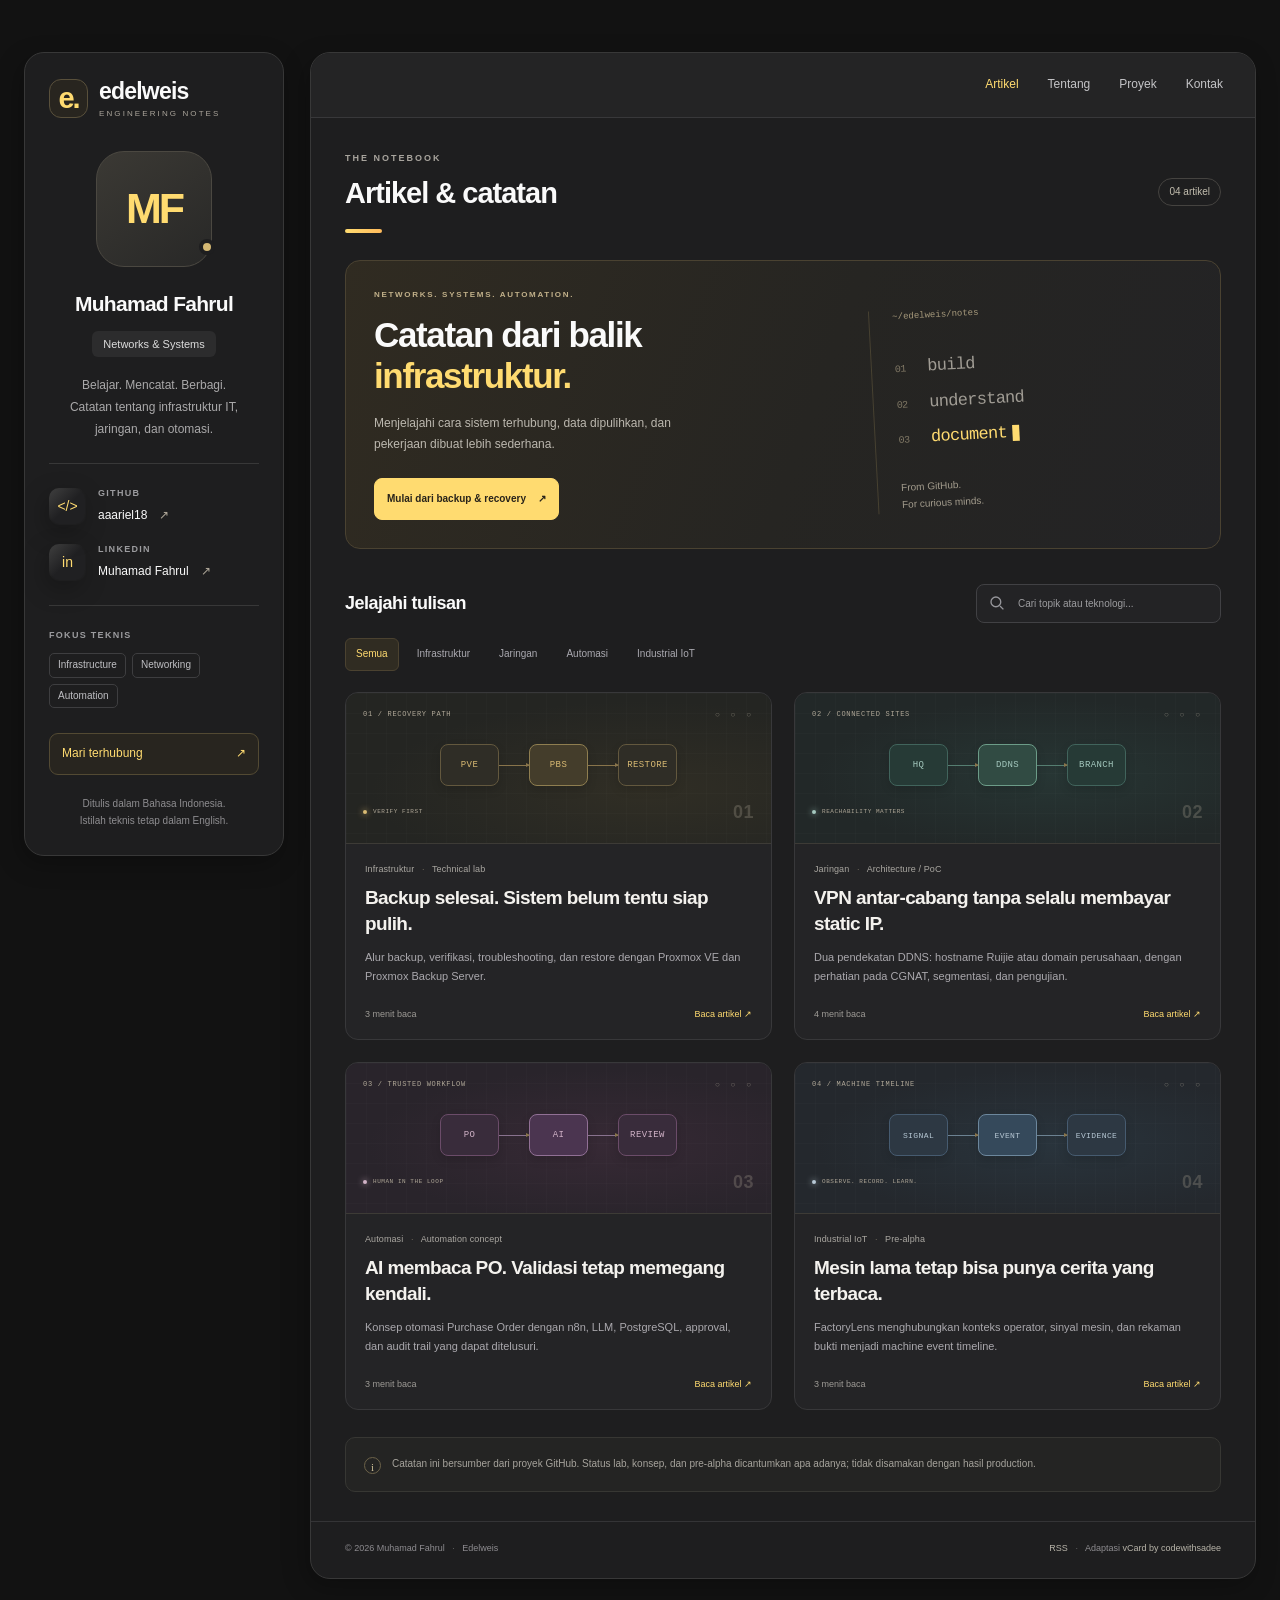
<file: index.html>
<!doctype html><html lang="id"><head><meta charset="utf-8"><meta name="viewport" content="width=device-width,initial-scale=1"><meta name="color-scheme" content="dark"><title>Muhamad Fahrul - Catatan IT, Jaringan &amp; Automasi | Edelweis</title><meta name="description" content="Catatan teknis Muhamad Fahrul tentang Proxmox, disaster recovery, VPN Ruijie, n8n, dan FactoryLens. Bersumber dari proyek GitHub."><meta name="author" content="Muhamad Fahrul"><meta name="theme-color" content="#121212"><link rel="canonical" href="https://edelweis.my.id/"><meta property="og:type" content="website"><meta property="og:title" content="Muhamad Fahrul - Catatan IT, Jaringan &amp; Automasi"><meta property="og:description" content="Catatan teknis Muhamad Fahrul tentang Proxmox, disaster recovery, VPN Ruijie, n8n, dan FactoryLens. Bersumber dari proyek GitHub."><meta property="og:url" content="https://edelweis.my.id/"><meta property="og:site_name" content="Edelweis"><meta name="twitter:card" content="summary"><link rel="icon" href="assets/favicon.svg" type="image/svg+xml"><link rel="stylesheet" href="assets/style.css"><link rel="alternate" type="application/rss+xml" title="Artikel Edelweis" href="feed.xml"><script src="assets/app.js" defer></script></head><body data-page="home"><a class="skip-link" href="#content">Lewati ke konten</a><div class="site-layout"><aside class="sidebar" aria-label="Profil penulis"><a class="brand" href="index.html"><span class="brand-mark">e.</span><span>edelweis<span class="brand-sub">ENGINEERING NOTES</span></span></a><div class="profile"><div class="avatar" aria-hidden="true">MF<span class="avatar-dot"></span></div><div><p class="name">Muhamad Fahrul</p><p class="role">Networks &amp; Systems</p></div></div><p class="profile-copy">Belajar. Mencatat. Berbagi.<br>Catatan tentang infrastruktur IT,<br>jaringan, dan otomasi.</p><div class="separator"></div><div class="contact-item"><span class="icon-box" aria-hidden="true">&lt;/&gt;</span><div><span class="label">GITHUB</span><a href="https://github.com/aaariel18/" target="_blank" rel="noopener noreferrer">aaariel18 <span aria-hidden="true">&#8599;</span></a></div></div><div class="contact-item"><span class="icon-box" aria-hidden="true">in</span><div><span class="label">LINKEDIN</span><a href="https://www.linkedin.com/in/fahrulnya7/" target="_blank" rel="noopener noreferrer">Muhamad Fahrul <span aria-hidden="true">&#8599;</span></a></div></div><div class="separator"></div><p class="label">FOKUS TEKNIS</p><div class="tags sidebar-tags"><span>Infrastructure</span><span>Networking</span><span>Automation</span></div><a class="sidebar-cta" href="index.html#kontak">Mari terhubung <span aria-hidden="true">&#8599;</span></a><p class="sidebar-note">Ditulis dalam Bahasa Indonesia.<br>Istilah teknis tetap dalam English.</p></aside><main class="main-content" id="content"><nav class="navbar" aria-label="Navigasi utama"><a href="index.html#artikel" aria-current="page" data-nav="artikel">Artikel</a><a href="index.html#tentang" data-nav="tentang">Tentang</a><a href="index.html#proyek" data-nav="proyek">Proyek</a><a href="index.html#kontak" data-nav="kontak">Kontak</a></nav><div class="page-content"><section data-panel="artikel" id="artikel"><div class="section-heading"><div><p class="eyebrow">THE NOTEBOOK</p><h1 class="article-title">Artikel &amp; catatan</h1></div><span class="count-badge">04 artikel</span></div><div class="hero"><div class="hero-copy"><p class="eyebrow">NETWORKS. SYSTEMS. AUTOMATION.</p><h2>Catatan dari balik<br><em>infrastruktur.</em></h2><p>Menjelajahi cara sistem terhubung, data dipulihkan, dan pekerjaan dibuat lebih sederhana.</p><a class="button primary" href="artikel/proxmox-backup-disaster-recovery.html">Mulai dari backup &amp; recovery <span aria-hidden="true">&#8599;</span></a></div><div class="hero-aside"><span class="tiny-code">~/edelweis/notes</span><div class="terminal-line"><span>01</span> build</div><div class="terminal-line"><span>02</span> understand</div><div class="terminal-line accent"><span>03</span> document<span class="cursor"></span></div><p>From GitHub.<br>For curious minds.</p></div></div><div class="library-heading"><h2>Jelajahi tulisan</h2><label class="search-box"><svg width="18" height="18" viewBox="0 0 24 24" fill="none" stroke="currentColor" stroke-width="1.8" aria-hidden="true"><circle cx="10.5" cy="10.5" r="6.5"/><path d="m16 16 4.5 4.5"/></svg><span class="sr-only">Cari artikel</span><input type="search" id="search" placeholder="Cari topik atau teknologi..." autocomplete="off"></label></div><div class="filters" role="group" aria-label="Filter kategori"><button type="button" data-filter="Semua" aria-pressed="true">Semua</button><button type="button" data-filter="Infrastruktur" aria-pressed="false">Infrastruktur</button><button type="button" data-filter="Jaringan" aria-pressed="false">Jaringan</button><button type="button" data-filter="Automasi" aria-pressed="false">Automasi</button><button type="button" data-filter="Industrial IoT" aria-pressed="false">Industrial IoT</button></div><p class="sr-only" id="search-status" role="status" aria-live="polite">4 artikel ditampilkan</p><div class="posts-grid"><article class="post-card" data-category="Infrastruktur" data-search="Backup selesai. Sistem belum tentu siap pulih. Alur backup, verifikasi, troubleshooting, dan restore dengan Proxmox VE dan Proxmox Backup Server. Proxmox VE PBS Disaster Recovery"><a class="post-link" href="artikel/proxmox-backup-disaster-recovery.html"><div class="tech-visual visual-proxmox " aria-hidden="true"><div class="visual-top"><span>01 / RECOVERY PATH</span><span class="visual-dots">&#9675; &#9675; &#9675;</span></div><div class="visual-flow"><span class="flow-node">PVE</span><span class="flow-line"></span><span class="flow-node middle">PBS</span><span class="flow-line"></span><span class="flow-node">RESTORE</span></div><div class="visual-caption"><span class="status-dot"></span>VERIFY FIRST<span class="visual-number">01</span></div></div><div class="post-content"><p class="post-meta">Infrastruktur <span>&middot;</span> Technical lab</p><h3>Backup selesai. Sistem belum tentu siap pulih.</h3><p class="post-excerpt">Alur backup, verifikasi, troubleshooting, dan restore dengan Proxmox VE dan Proxmox Backup Server.</p><div class="post-bottom"><span>3 menit baca</span><span class="read-link">Baca artikel &#8599;</span></div></div></a></article><article class="post-card" data-category="Jaringan" data-search="VPN antar-cabang tanpa selalu membayar static IP. Dua pendekatan DDNS: hostname Ruijie atau domain perusahaan, dengan perhatian pada CGNAT, segmentasi, dan pengujian. Ruijie / Reyee IPsec DDNS"><a class="post-link" href="artikel/ruijie-vpn-tanpa-static-ip.html"><div class="tech-visual visual-ruijie " aria-hidden="true"><div class="visual-top"><span>02 / CONNECTED SITES</span><span class="visual-dots">&#9675; &#9675; &#9675;</span></div><div class="visual-flow"><span class="flow-node">HQ</span><span class="flow-line"></span><span class="flow-node middle">DDNS</span><span class="flow-line"></span><span class="flow-node">BRANCH</span></div><div class="visual-caption"><span class="status-dot"></span>REACHABILITY MATTERS<span class="visual-number">02</span></div></div><div class="post-content"><p class="post-meta">Jaringan <span>&middot;</span> Architecture / PoC</p><h3>VPN antar-cabang tanpa selalu membayar static IP.</h3><p class="post-excerpt">Dua pendekatan DDNS: hostname Ruijie atau domain perusahaan, dengan perhatian pada CGNAT, segmentasi, dan pengujian.</p><div class="post-bottom"><span>4 menit baca</span><span class="read-link">Baca artikel &#8599;</span></div></div></a></article><article class="post-card" data-category="Automasi" data-search="AI membaca PO. Validasi tetap memegang kendali. Konsep otomasi Purchase Order dengan n8n, LLM, PostgreSQL, approval, dan audit trail yang dapat ditelusuri. n8n LLM PostgreSQL"><a class="post-link" href="artikel/n8n-ai-purchase-order-automation.html"><div class="tech-visual visual-n8n " aria-hidden="true"><div class="visual-top"><span>03 / TRUSTED WORKFLOW</span><span class="visual-dots">&#9675; &#9675; &#9675;</span></div><div class="visual-flow"><span class="flow-node">PO</span><span class="flow-line"></span><span class="flow-node middle">AI</span><span class="flow-line"></span><span class="flow-node">REVIEW</span></div><div class="visual-caption"><span class="status-dot"></span>HUMAN IN THE LOOP<span class="visual-number">03</span></div></div><div class="post-content"><p class="post-meta">Automasi <span>&middot;</span> Automation concept</p><h3>AI membaca PO. Validasi tetap memegang kendali.</h3><p class="post-excerpt">Konsep otomasi Purchase Order dengan n8n, LLM, PostgreSQL, approval, dan audit trail yang dapat ditelusuri.</p><div class="post-bottom"><span>3 menit baca</span><span class="read-link">Baca artikel &#8599;</span></div></div></a></article><article class="post-card" data-category="Industrial IoT" data-search="Mesin lama tetap bisa punya cerita yang terbaca. FactoryLens menghubungkan konteks operator, sinyal mesin, dan rekaman bukti menjadi machine event timeline. Python RTSP Event-driven"><a class="post-link" href="artikel/factorylens-observability-mesin-legacy.html"><div class="tech-visual visual-factorylens " aria-hidden="true"><div class="visual-top"><span>04 / MACHINE TIMELINE</span><span class="visual-dots">&#9675; &#9675; &#9675;</span></div><div class="visual-flow"><span class="flow-node">SIGNAL</span><span class="flow-line"></span><span class="flow-node middle">EVENT</span><span class="flow-line"></span><span class="flow-node">EVIDENCE</span></div><div class="visual-caption"><span class="status-dot"></span>OBSERVE. RECORD. LEARN.<span class="visual-number">04</span></div></div><div class="post-content"><p class="post-meta">Industrial IoT <span>&middot;</span> Pre-alpha</p><h3>Mesin lama tetap bisa punya cerita yang terbaca.</h3><p class="post-excerpt">FactoryLens menghubungkan konteks operator, sinyal mesin, dan rekaman bukti menjadi machine event timeline.</p><div class="post-bottom"><span>3 menit baca</span><span class="read-link">Baca artikel &#8599;</span></div></div></a></article></div><div class="empty-state" id="empty-state" hidden><h3>Belum ada tulisan yang cocok.</h3><p>Coba kata kunci lain atau tampilkan semua kategori.</p><button class="button" id="reset-search" type="button">Reset pencarian</button></div><div class="editorial-note"><span class="note-icon" aria-hidden="true">i</span><p>Catatan ini bersumber dari proyek GitHub. Status lab, konsep, dan pre-alpha dicantumkan apa adanya; tidak disamakan dengan hasil production.</p></div></section>
<section data-panel="tentang" id="tentang"><p class="eyebrow">BEHIND THE NOTES</p><h1 class="article-title">Tentang Edelweis</h1><div class="prose"><p class="lead">Tempat merapikan apa yang dipelajari, supaya lebih mudah dipakai dan dibagikan kembali.</p><p>Saya Muhamad Fahrul. Edelweis mengumpulkan catatan teknis dan proyek dari GitHub saya dalam bentuk yang lebih nyaman dibaca. Topiknya mencakup infrastruktur IT, jaringan, backup dan disaster recovery, otomasi, serta eksplorasi observability.</p><h2>Prinsip penulisan</h2><p>Penjelasan utama memakai Bahasa Indonesia dengan istilah teknis English. Setiap tulisan membawa konteks dan batasannya: mana rancangan, mana lab, mana simulasi, dan mana pekerjaan yang masih perlu divalidasi.</p><p>Saya tidak mengisi angka performa, waktu recovery, atau hasil pengujian yang belum tersedia. Repositori sumber tetap menjadi tempat untuk memeriksa kode, dokumentasi lengkap, dan perkembangan terbaru.</p><h2>Dari repositori menjadi bacaan</h2><p>Artikel di situs ini adalah adaptasi editorial, bukan salinan real-time. Perubahan README di repositori sumber tidak otomatis mengubah artikel di sini. Tautan sumber disertakan pada setiap tulisan.</p><a class="button primary" href="https://github.com/aaariel18/" target="_blank" rel="noopener noreferrer">Jelajahi GitHub saya &#8599;</a></div></section>
<section data-panel="proyek" id="proyek"><p class="eyebrow">OPEN WORK, CLEAR CONTEXT</p><h1 class="article-title">Proyek di GitHub</h1><p class="section-intro">Empat repositori, dengan ruang lingkup dan status yang berbeda. Buka sumbernya untuk melihat dokumentasi lengkap.</p><div class="project-list"><a class="project-row" href="https://github.com/aaariel18/proxmox-disaster-recovery-lab" target="_blank" rel="noopener noreferrer"><span class="project-index">01</span><div><p class="post-meta">Technical lab</p><h3>proxmox-disaster-recovery-lab</h3><p>Alur backup, verifikasi, troubleshooting, dan restore dengan Proxmox VE dan Proxmox Backup Server.</p><div class="tags"><span>Proxmox VE</span><span>PBS</span><span>Disaster Recovery</span></div></div><span aria-hidden="true">&#8599;</span></a><a class="project-row" href="https://github.com/aaariel18/Ruijie-Multi-Site-VPN-Hemat-tanpa-Static-IP-dengan-DDNS-Easy-VPN" target="_blank" rel="noopener noreferrer"><span class="project-index">02</span><div><p class="post-meta">Architecture / PoC</p><h3>Ruijie Multi-Site VPN</h3><p>Dua pendekatan DDNS: hostname Ruijie atau domain perusahaan, dengan perhatian pada CGNAT, segmentasi, dan pengujian.</p><div class="tags"><span>Ruijie / Reyee</span><span>IPsec</span><span>DDNS</span></div></div><span aria-hidden="true">&#8599;</span></a><a class="project-row" href="https://github.com/aaariel18/n8n-ai-po-automation" target="_blank" rel="noopener noreferrer"><span class="project-index">03</span><div><p class="post-meta">Automation concept</p><h3>n8n-ai-po-automation</h3><p>Konsep otomasi Purchase Order dengan n8n, LLM, PostgreSQL, approval, dan audit trail yang dapat ditelusuri.</p><div class="tags"><span>n8n</span><span>LLM</span><span>PostgreSQL</span></div></div><span aria-hidden="true">&#8599;</span></a><a class="project-row" href="https://github.com/aaariel18/factorylens" target="_blank" rel="noopener noreferrer"><span class="project-index">04</span><div><p class="post-meta">Pre-alpha</p><h3>factorylens</h3><p>FactoryLens menghubungkan konteks operator, sinyal mesin, dan rekaman bukti menjadi machine event timeline.</p><div class="tags"><span>Python</span><span>RTSP</span><span>Event-driven</span></div></div><span aria-hidden="true">&#8599;</span></a></div></section>
<section data-panel="kontak" id="kontak"><p class="eyebrow">LET'S CONNECT</p><h1 class="article-title">Mulai percakapan</h1><div class="prose"><p class="lead">Diskusi teknis, masukan untuk tulisan, atau kolaborasi proyek.</p><p>Hubungi saya melalui LinkedIn. Untuk pertanyaan kode atau dokumentasi, gunakan issue pada repositori GitHub yang sesuai. Tidak ada formulir yang mengumpulkan data pribadi di situs ini.</p><div class="contact-actions"><a class="button primary" href="https://www.linkedin.com/in/fahrulnya7/" target="_blank" rel="noopener noreferrer">Terhubung di LinkedIn &#8599;</a><a class="button" href="https://github.com/aaariel18/" target="_blank" rel="noopener noreferrer">Buka GitHub &#8599;</a></div></div></section></div><footer class="site-footer"><p>&copy; 2026 Muhamad Fahrul <span class="footer-dot">&middot;</span> Edelweis</p><p><a href="feed.xml">RSS</a> <span class="footer-dot">&middot;</span> Adaptasi <a href="https://github.com/codewithsadee/vcard-personal-portfolio" target="_blank" rel="noopener noreferrer">vCard by codewithsadee</a></p></footer></main></div><noscript><p class="noscript-note">JavaScript nonaktif: seluruh bagian dan tautan artikel tetap dapat dibaca. Pencarian dan filter tidak tersedia.</p></noscript></body></html>
</file>
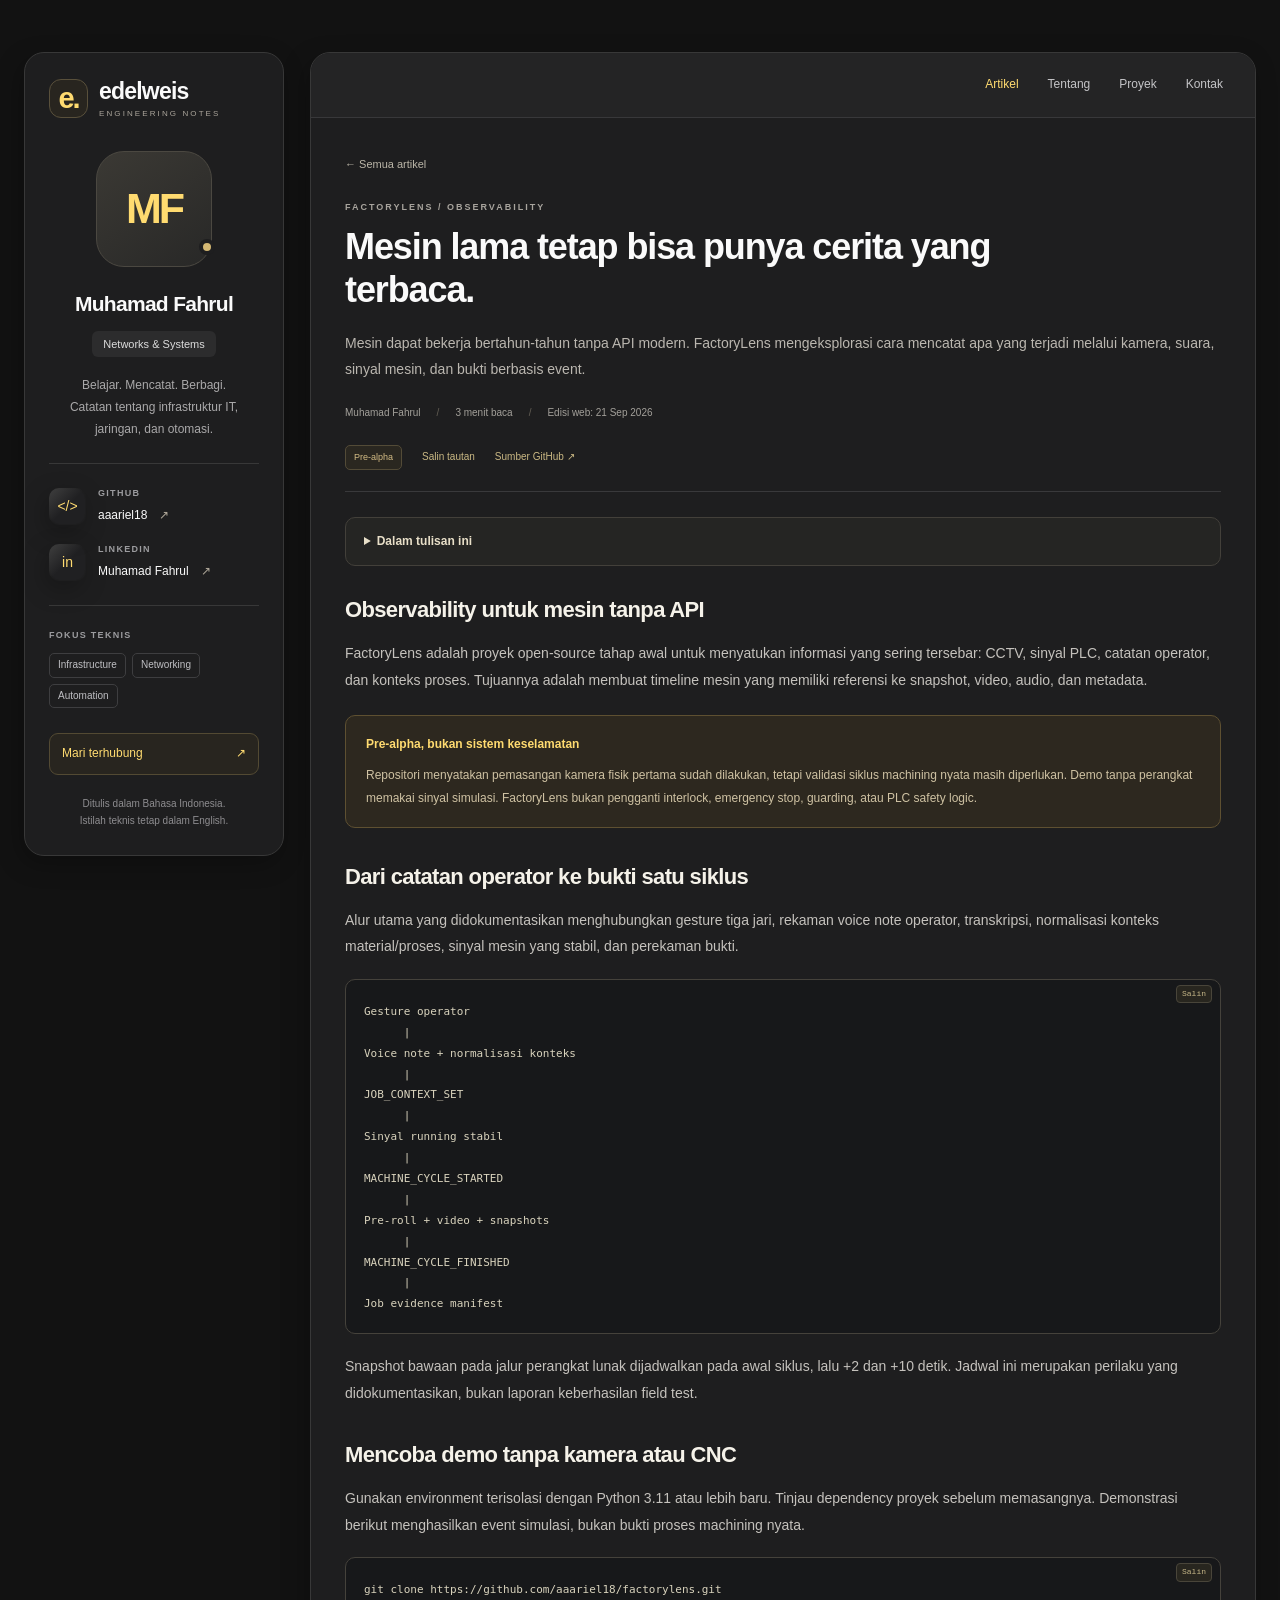
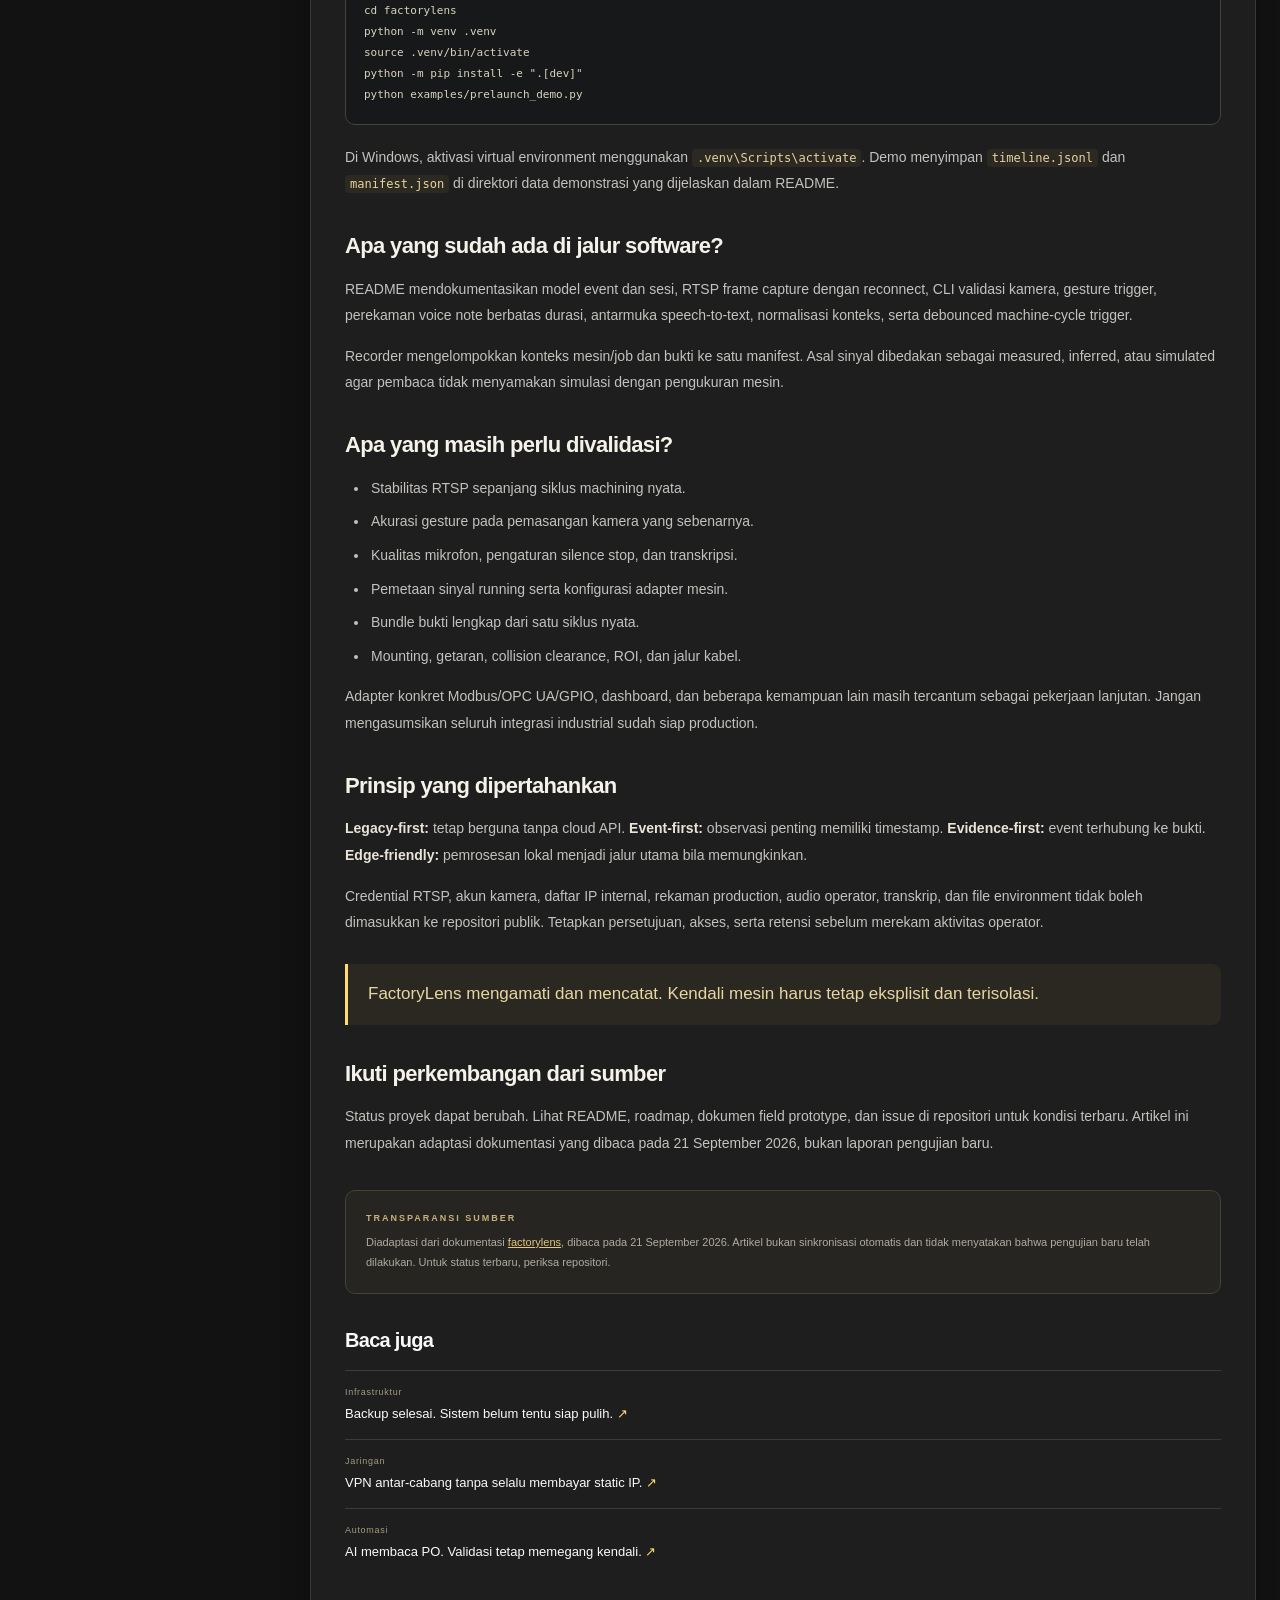
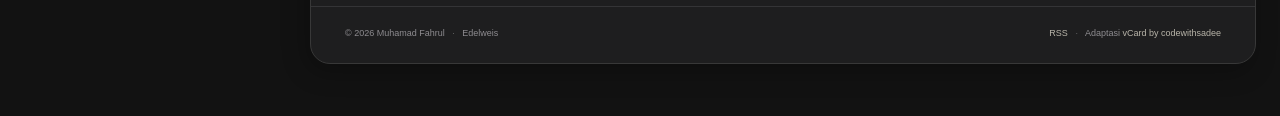
<file: artikel/factorylens-observability-mesin-legacy.html>
<!doctype html><html lang="id"><head><meta charset="utf-8"><meta name="viewport" content="width=device-width,initial-scale=1"><meta name="color-scheme" content="dark"><title>Mesin lama tetap bisa punya cerita yang terbaca. | Edelweis</title><meta name="description" content="FactoryLens menghubungkan konteks operator, sinyal mesin, dan rekaman bukti menjadi machine event timeline."><meta name="author" content="Muhamad Fahrul"><meta name="theme-color" content="#121212"><link rel="canonical" href="https://edelweis.my.id/artikel/factorylens-observability-mesin-legacy.html"><meta property="og:type" content="article"><meta property="og:title" content="Mesin lama tetap bisa punya cerita yang terbaca."><meta property="og:description" content="FactoryLens menghubungkan konteks operator, sinyal mesin, dan rekaman bukti menjadi machine event timeline."><meta property="og:url" content="https://edelweis.my.id/artikel/factorylens-observability-mesin-legacy.html"><meta property="og:site_name" content="Edelweis"><meta name="twitter:card" content="summary"><link rel="icon" href="../assets/favicon.svg" type="image/svg+xml"><link rel="stylesheet" href="../assets/style.css"><link rel="alternate" type="application/rss+xml" title="Artikel Edelweis" href="../feed.xml"><script src="../assets/app.js" defer></script></head><body data-page="article"><a class="skip-link" href="#content">Lewati ke artikel</a><div class="reading-progress" aria-hidden="true"><span id="reading-progress"></span></div><div class="site-layout"><aside class="sidebar" aria-label="Profil penulis"><a class="brand" href="../index.html"><span class="brand-mark">e.</span><span>edelweis<span class="brand-sub">ENGINEERING NOTES</span></span></a><div class="profile"><div class="avatar" aria-hidden="true">MF<span class="avatar-dot"></span></div><div><p class="name">Muhamad Fahrul</p><p class="role">Networks &amp; Systems</p></div></div><p class="profile-copy">Belajar. Mencatat. Berbagi.<br>Catatan tentang infrastruktur IT,<br>jaringan, dan otomasi.</p><div class="separator"></div><div class="contact-item"><span class="icon-box" aria-hidden="true">&lt;/&gt;</span><div><span class="label">GITHUB</span><a href="https://github.com/aaariel18/" target="_blank" rel="noopener noreferrer">aaariel18 <span aria-hidden="true">&#8599;</span></a></div></div><div class="contact-item"><span class="icon-box" aria-hidden="true">in</span><div><span class="label">LINKEDIN</span><a href="https://www.linkedin.com/in/fahrulnya7/" target="_blank" rel="noopener noreferrer">Muhamad Fahrul <span aria-hidden="true">&#8599;</span></a></div></div><div class="separator"></div><p class="label">FOKUS TEKNIS</p><div class="tags sidebar-tags"><span>Infrastructure</span><span>Networking</span><span>Automation</span></div><a class="sidebar-cta" href="../index.html#kontak">Mari terhubung <span aria-hidden="true">&#8599;</span></a><p class="sidebar-note">Ditulis dalam Bahasa Indonesia.<br>Istilah teknis tetap dalam English.</p></aside><main class="main-content" id="content"><nav class="navbar" aria-label="Navigasi utama"><a href="../index.html#artikel" aria-current="page" data-nav="artikel">Artikel</a><a href="../index.html#tentang" data-nav="tentang">Tentang</a><a href="../index.html#proyek" data-nav="proyek">Proyek</a><a href="../index.html#kontak" data-nav="kontak">Kontak</a></nav><div class="page-content article-page"><a class="back-link" href="../index.html#artikel">&#8592; Semua artikel</a><p class="eyebrow">FACTORYLENS / OBSERVABILITY</p><h1 class="reader-title">Mesin lama tetap bisa punya cerita yang terbaca.</h1><p class="reader-lead">Mesin dapat bekerja bertahun-tahun tanpa API modern. FactoryLens mengeksplorasi cara mencatat apa yang terjadi melalui kamera, suara, sinyal mesin, dan bukti berbasis event.</p><div class="reader-meta"><span>Muhamad Fahrul</span><span>3 menit baca</span><span>Edisi web: <time datetime="2026-09-21">21 Sep 2026</time></span></div><div class="reader-actions"><span class="status-pill">Pre-alpha</span><button type="button" class="text-button share-button">Salin tautan</button><a href="https://github.com/aaariel18/factorylens" target="_blank" rel="noopener noreferrer">Sumber GitHub &#8599;</a></div><p id="share-status" class="sr-only" role="status"></p><details class="toc"><summary>Dalam tulisan ini</summary><ol><li><a href="#observability-untuk-mesin-tanpa-api">Observability untuk mesin tanpa API</a></li><li><a href="#dari-catatan-operator-ke-bukti-satu-siklus">Dari catatan operator ke bukti satu siklus</a></li><li><a href="#mencoba-demo-tanpa-kamera-atau-cnc">Mencoba demo tanpa kamera atau CNC</a></li><li><a href="#apa-yang-sudah-ada-di-jalur-software">Apa yang sudah ada di jalur software?</a></li><li><a href="#apa-yang-masih-perlu-divalidasi">Apa yang masih perlu divalidasi?</a></li><li><a href="#prinsip-yang-dipertahankan">Prinsip yang dipertahankan</a></li><li><a href="#ikuti-perkembangan-dari-sumber">Ikuti perkembangan dari sumber</a></li></ol></details><article class="prose article-body"><h2 id="observability-untuk-mesin-tanpa-api">Observability untuk mesin tanpa API</h2>
<p>FactoryLens adalah proyek open-source tahap awal untuk menyatukan informasi yang sering tersebar: CCTV, sinyal PLC, catatan operator, dan konteks proses. Tujuannya adalah membuat timeline mesin yang memiliki referensi ke snapshot, video, audio, dan metadata.</p>
<div class="callout"><strong>Pre-alpha, bukan sistem keselamatan</strong><p>Repositori menyatakan pemasangan kamera fisik pertama sudah dilakukan, tetapi validasi siklus machining nyata masih diperlukan. Demo tanpa perangkat memakai sinyal simulasi. FactoryLens bukan pengganti interlock, emergency stop, guarding, atau PLC safety logic.</p></div>
<h2 id="dari-catatan-operator-ke-bukti-satu-siklus">Dari catatan operator ke bukti satu siklus</h2>
<p>Alur utama yang didokumentasikan menghubungkan gesture tiga jari, rekaman voice note operator, transkripsi, normalisasi konteks material/proses, sinyal mesin yang stabil, dan perekaman bukti.</p>
<pre><code>Gesture operator
      |
Voice note + normalisasi konteks
      |
JOB_CONTEXT_SET
      |
Sinyal running stabil
      |
MACHINE_CYCLE_STARTED
      |
Pre-roll + video + snapshots
      |
MACHINE_CYCLE_FINISHED
      |
Job evidence manifest</code></pre>
<p>Snapshot bawaan pada jalur perangkat lunak dijadwalkan pada awal siklus, lalu +2 dan +10 detik. Jadwal ini merupakan perilaku yang didokumentasikan, bukan laporan keberhasilan field test.</p>
<h2 id="mencoba-demo-tanpa-kamera-atau-cnc">Mencoba demo tanpa kamera atau CNC</h2>
<p>Gunakan environment terisolasi dengan Python 3.11 atau lebih baru. Tinjau dependency proyek sebelum memasangnya. Demonstrasi berikut menghasilkan event simulasi, bukan bukti proses machining nyata.</p>
<pre><code>git clone https://github.com/aaariel18/factorylens.git
cd factorylens
python -m venv .venv
source .venv/bin/activate
python -m pip install -e ".[dev]"
python examples/prelaunch_demo.py</code></pre>
<p>Di Windows, aktivasi virtual environment menggunakan <code>.venv\Scripts\activate</code>. Demo menyimpan <code>timeline.jsonl</code> dan <code>manifest.json</code> di direktori data demonstrasi yang dijelaskan dalam README.</p>
<h2 id="apa-yang-sudah-ada-di-jalur-software">Apa yang sudah ada di jalur software?</h2>
<p>README mendokumentasikan model event dan sesi, RTSP frame capture dengan reconnect, CLI validasi kamera, gesture trigger, perekaman voice note berbatas durasi, antarmuka speech-to-text, normalisasi konteks, serta debounced machine-cycle trigger.</p>
<p>Recorder mengelompokkan konteks mesin/job dan bukti ke satu manifest. Asal sinyal dibedakan sebagai measured, inferred, atau simulated agar pembaca tidak menyamakan simulasi dengan pengukuran mesin.</p>
<h2 id="apa-yang-masih-perlu-divalidasi">Apa yang masih perlu divalidasi?</h2>
<ul><li>Stabilitas RTSP sepanjang siklus machining nyata.</li><li>Akurasi gesture pada pemasangan kamera yang sebenarnya.</li><li>Kualitas mikrofon, pengaturan silence stop, dan transkripsi.</li><li>Pemetaan sinyal running serta konfigurasi adapter mesin.</li><li>Bundle bukti lengkap dari satu siklus nyata.</li><li>Mounting, getaran, collision clearance, ROI, dan jalur kabel.</li></ul>
<p>Adapter konkret Modbus/OPC UA/GPIO, dashboard, dan beberapa kemampuan lain masih tercantum sebagai pekerjaan lanjutan. Jangan mengasumsikan seluruh integrasi industrial sudah siap production.</p>
<h2 id="prinsip-yang-dipertahankan">Prinsip yang dipertahankan</h2>
<p><strong>Legacy-first:</strong> tetap berguna tanpa cloud API. <strong>Event-first:</strong> observasi penting memiliki timestamp. <strong>Evidence-first:</strong> event terhubung ke bukti. <strong>Edge-friendly:</strong> pemrosesan lokal menjadi jalur utama bila memungkinkan.</p>
<p>Credential RTSP, akun kamera, daftar IP internal, rekaman production, audio operator, transkrip, dan file environment tidak boleh dimasukkan ke repositori publik. Tetapkan persetujuan, akses, serta retensi sebelum merekam aktivitas operator.</p>
<blockquote>FactoryLens mengamati dan mencatat. Kendali mesin harus tetap eksplisit dan terisolasi.</blockquote>
<h2 id="ikuti-perkembangan-dari-sumber">Ikuti perkembangan dari sumber</h2>
<p>Status proyek dapat berubah. Lihat README, roadmap, dokumen field prototype, dan issue di repositori untuk kondisi terbaru. Artikel ini merupakan adaptasi dokumentasi yang dibaca pada 21 September 2026, bukan laporan pengujian baru.</p></article><div class="source-note"><p class="eyebrow">TRANSPARANSI SUMBER</p><p>Diadaptasi dari dokumentasi <a href="https://github.com/aaariel18/factorylens" target="_blank" rel="noopener noreferrer">factorylens</a>, dibaca pada 21 September 2026. Artikel bukan sinkronisasi otomatis dan tidak menyatakan bahwa pengujian baru telah dilakukan. Untuk status terbaru, periksa repositori.</p></div><section class="related"><h2>Baca juga</h2><a href="proxmox-backup-disaster-recovery.html"><span>Infrastruktur</span>Backup selesai. Sistem belum tentu siap pulih. <span aria-hidden="true">&#8599;</span></a><a href="ruijie-vpn-tanpa-static-ip.html"><span>Jaringan</span>VPN antar-cabang tanpa selalu membayar static IP. <span aria-hidden="true">&#8599;</span></a><a href="n8n-ai-purchase-order-automation.html"><span>Automasi</span>AI membaca PO. Validasi tetap memegang kendali. <span aria-hidden="true">&#8599;</span></a></section></div><footer class="site-footer"><p>&copy; 2026 Muhamad Fahrul <span class="footer-dot">&middot;</span> Edelweis</p><p><a href="../feed.xml">RSS</a> <span class="footer-dot">&middot;</span> Adaptasi <a href="https://github.com/codewithsadee/vcard-personal-portfolio" target="_blank" rel="noopener noreferrer">vCard by codewithsadee</a></p></footer></main></div><script type="application/ld+json">{"@context": "https://schema.org", "@type": "BlogPosting", "headline": "Mesin lama tetap bisa punya cerita yang terbaca.", "description": "FactoryLens menghubungkan konteks operator, sinyal mesin, dan rekaman bukti menjadi machine event timeline.", "author": {"@type": "Person", "name": "Muhamad Fahrul", "url": "https://www.linkedin.com/in/fahrulnya7/"}, "datePublished": "2026-09-21", "dateModified": "2026-09-21", "inLanguage": "id-ID", "mainEntityOfPage": "https://edelweis.my.id/artikel/factorylens-observability-mesin-legacy.html", "isBasedOn": "https://github.com/aaariel18/factorylens"}</script><button class="back-top" type="button" aria-label="Kembali ke atas" hidden>&#8593;</button></body></html>
</file>
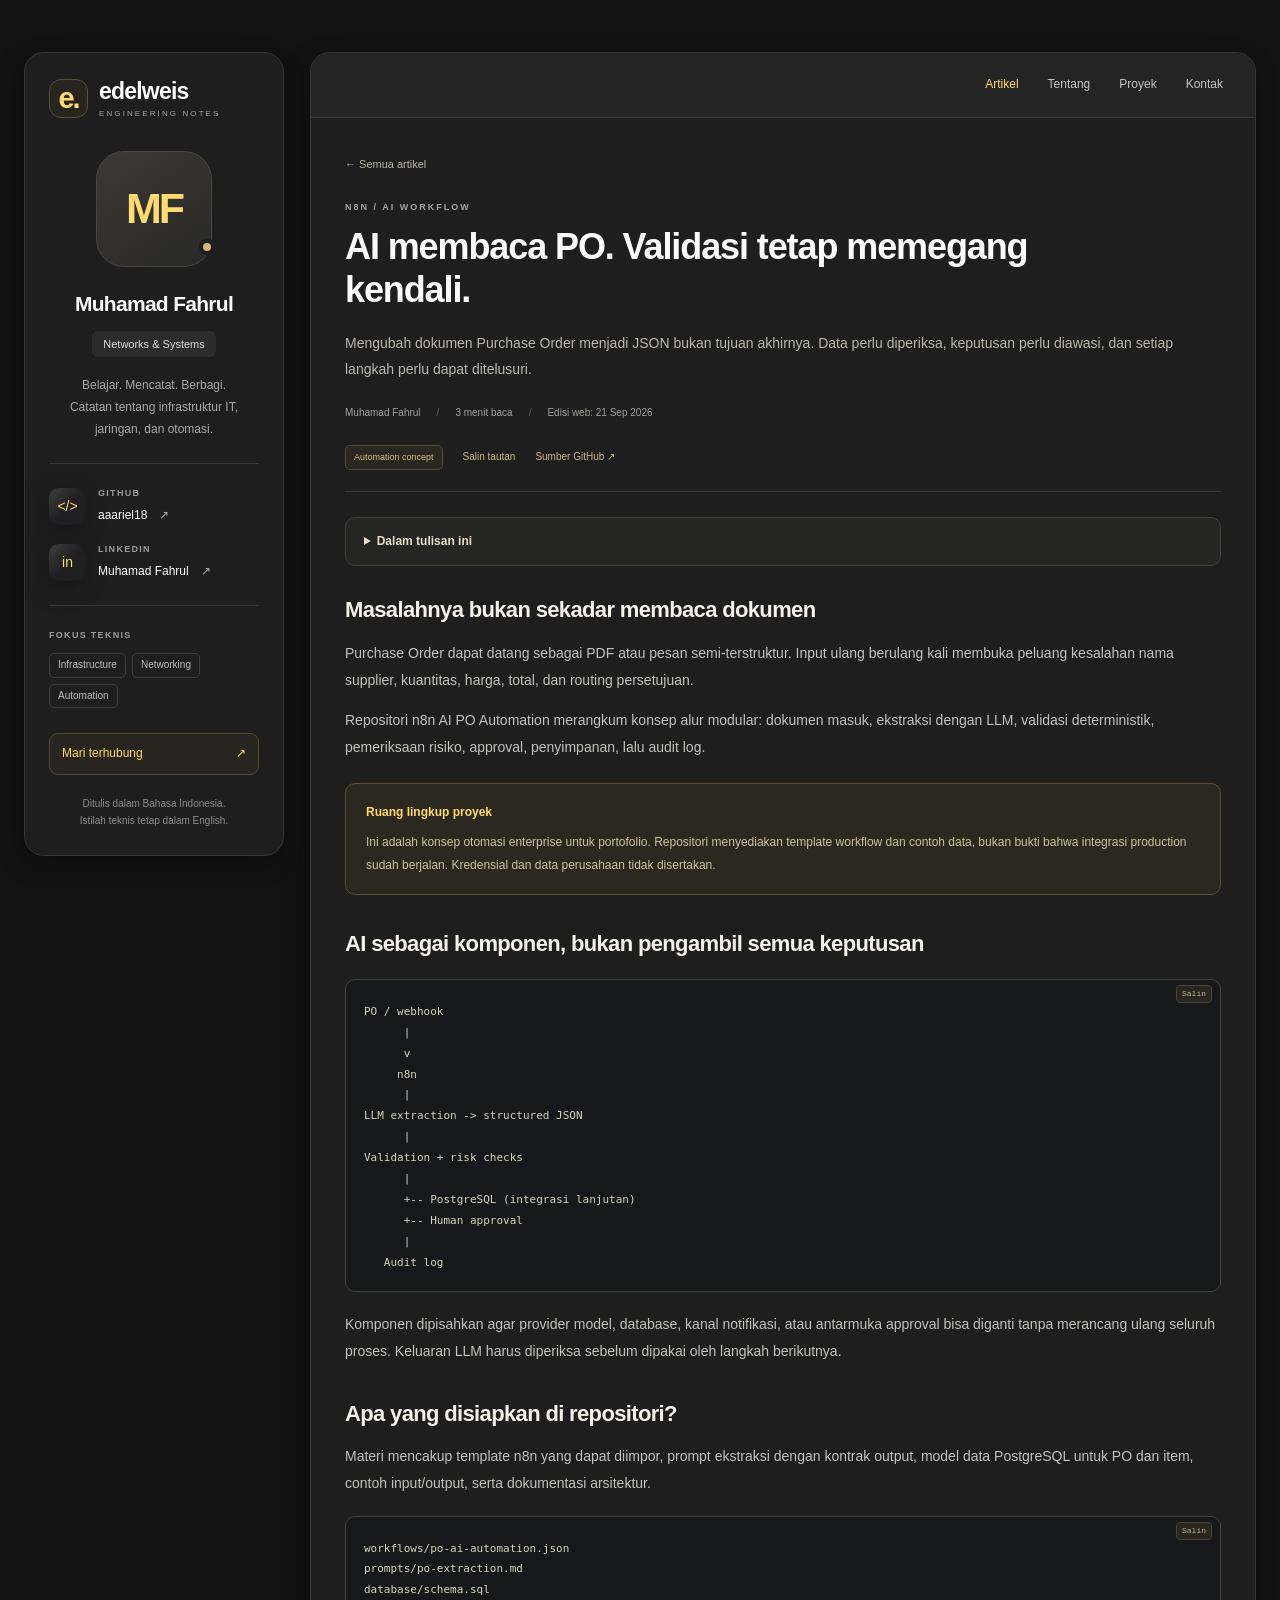
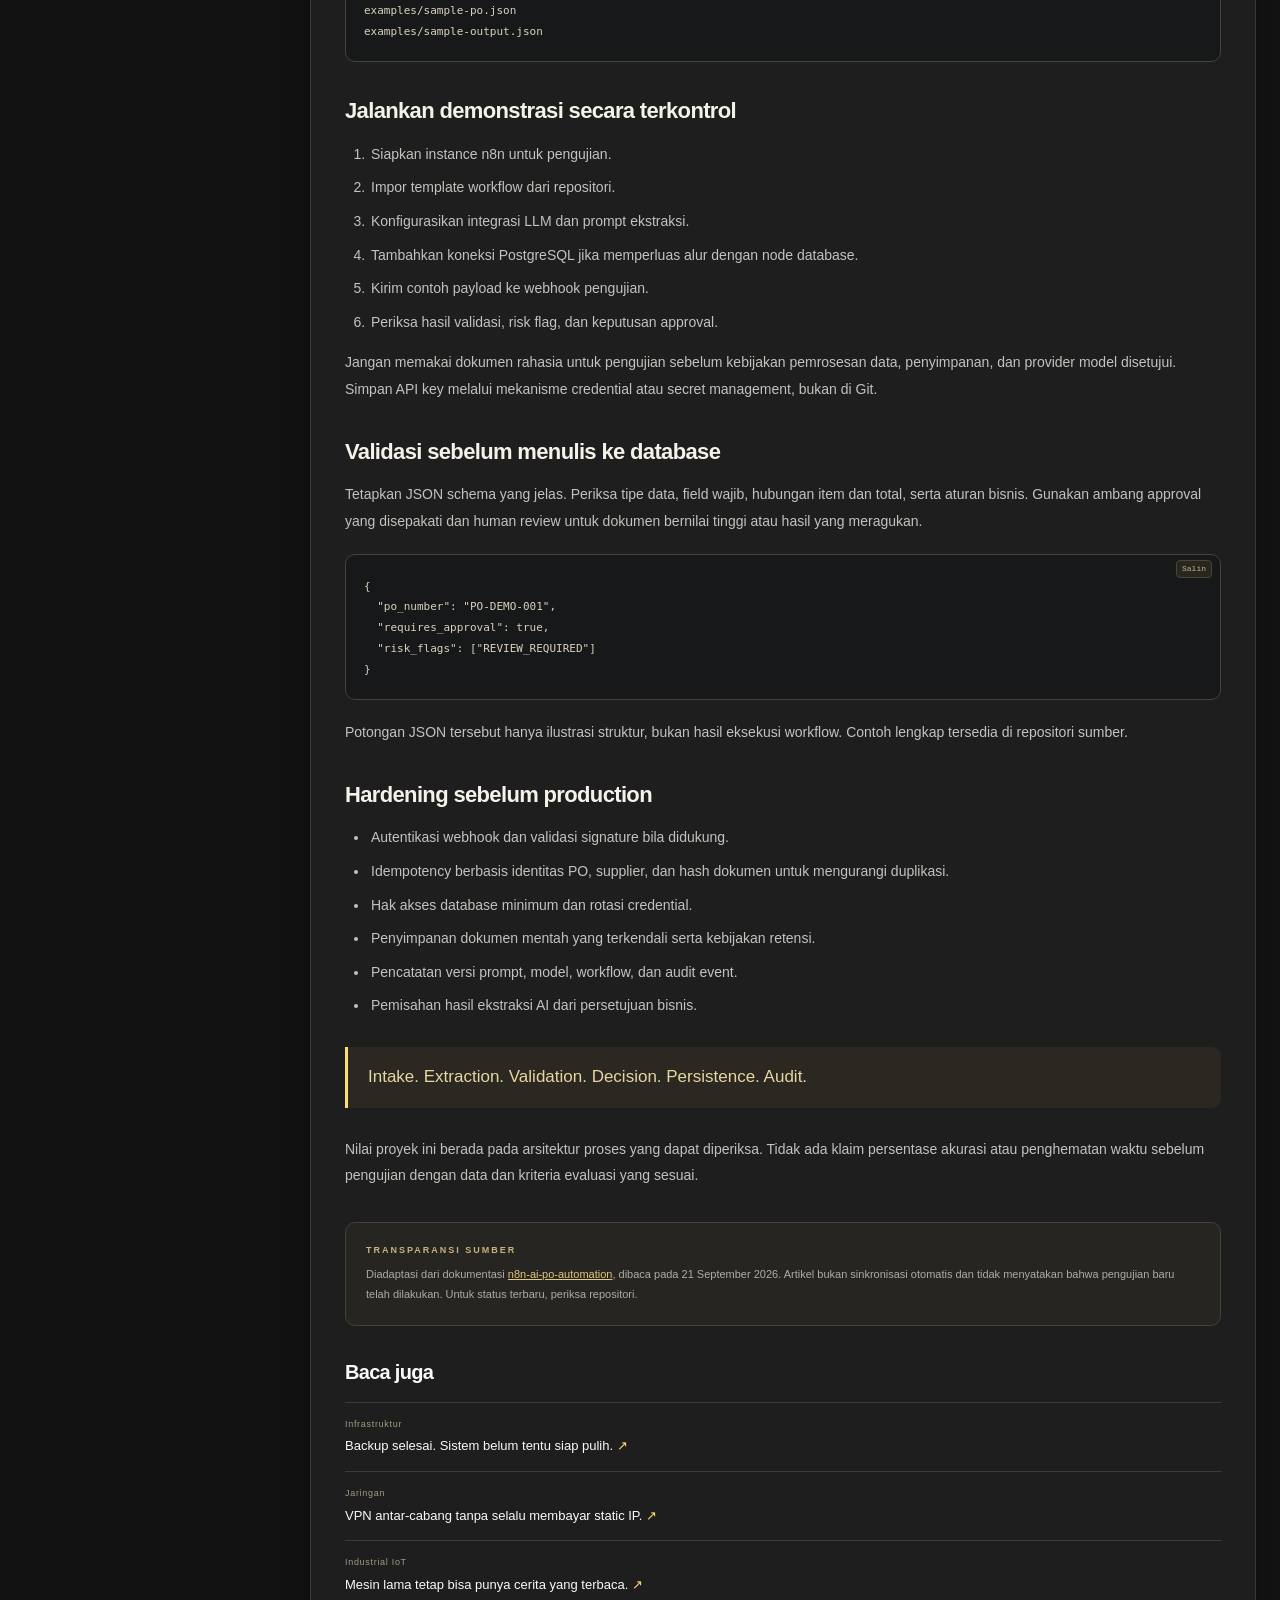
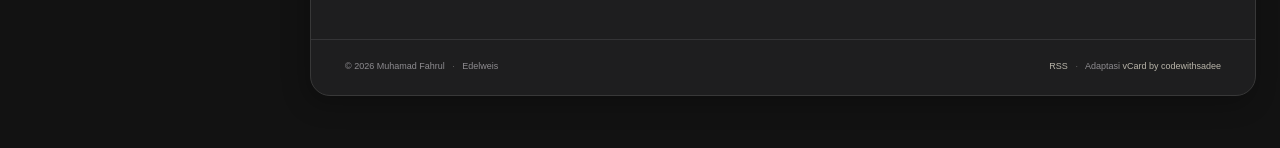
<file: artikel/n8n-ai-purchase-order-automation.html>
<!doctype html><html lang="id"><head><meta charset="utf-8"><meta name="viewport" content="width=device-width,initial-scale=1"><meta name="color-scheme" content="dark"><title>AI membaca PO. Validasi tetap memegang kendali. | Edelweis</title><meta name="description" content="Konsep otomasi Purchase Order dengan n8n, LLM, PostgreSQL, approval, dan audit trail yang dapat ditelusuri."><meta name="author" content="Muhamad Fahrul"><meta name="theme-color" content="#121212"><link rel="canonical" href="https://edelweis.my.id/artikel/n8n-ai-purchase-order-automation.html"><meta property="og:type" content="article"><meta property="og:title" content="AI membaca PO. Validasi tetap memegang kendali."><meta property="og:description" content="Konsep otomasi Purchase Order dengan n8n, LLM, PostgreSQL, approval, dan audit trail yang dapat ditelusuri."><meta property="og:url" content="https://edelweis.my.id/artikel/n8n-ai-purchase-order-automation.html"><meta property="og:site_name" content="Edelweis"><meta name="twitter:card" content="summary"><link rel="icon" href="../assets/favicon.svg" type="image/svg+xml"><link rel="stylesheet" href="../assets/style.css"><link rel="alternate" type="application/rss+xml" title="Artikel Edelweis" href="../feed.xml"><script src="../assets/app.js" defer></script></head><body data-page="article"><a class="skip-link" href="#content">Lewati ke artikel</a><div class="reading-progress" aria-hidden="true"><span id="reading-progress"></span></div><div class="site-layout"><aside class="sidebar" aria-label="Profil penulis"><a class="brand" href="../index.html"><span class="brand-mark">e.</span><span>edelweis<span class="brand-sub">ENGINEERING NOTES</span></span></a><div class="profile"><div class="avatar" aria-hidden="true">MF<span class="avatar-dot"></span></div><div><p class="name">Muhamad Fahrul</p><p class="role">Networks &amp; Systems</p></div></div><p class="profile-copy">Belajar. Mencatat. Berbagi.<br>Catatan tentang infrastruktur IT,<br>jaringan, dan otomasi.</p><div class="separator"></div><div class="contact-item"><span class="icon-box" aria-hidden="true">&lt;/&gt;</span><div><span class="label">GITHUB</span><a href="https://github.com/aaariel18/" target="_blank" rel="noopener noreferrer">aaariel18 <span aria-hidden="true">&#8599;</span></a></div></div><div class="contact-item"><span class="icon-box" aria-hidden="true">in</span><div><span class="label">LINKEDIN</span><a href="https://www.linkedin.com/in/fahrulnya7/" target="_blank" rel="noopener noreferrer">Muhamad Fahrul <span aria-hidden="true">&#8599;</span></a></div></div><div class="separator"></div><p class="label">FOKUS TEKNIS</p><div class="tags sidebar-tags"><span>Infrastructure</span><span>Networking</span><span>Automation</span></div><a class="sidebar-cta" href="../index.html#kontak">Mari terhubung <span aria-hidden="true">&#8599;</span></a><p class="sidebar-note">Ditulis dalam Bahasa Indonesia.<br>Istilah teknis tetap dalam English.</p></aside><main class="main-content" id="content"><nav class="navbar" aria-label="Navigasi utama"><a href="../index.html#artikel" aria-current="page" data-nav="artikel">Artikel</a><a href="../index.html#tentang" data-nav="tentang">Tentang</a><a href="../index.html#proyek" data-nav="proyek">Proyek</a><a href="../index.html#kontak" data-nav="kontak">Kontak</a></nav><div class="page-content article-page"><a class="back-link" href="../index.html#artikel">&#8592; Semua artikel</a><p class="eyebrow">N8N / AI WORKFLOW</p><h1 class="reader-title">AI membaca PO. Validasi tetap memegang kendali.</h1><p class="reader-lead">Mengubah dokumen Purchase Order menjadi JSON bukan tujuan akhirnya. Data perlu diperiksa, keputusan perlu diawasi, dan setiap langkah perlu dapat ditelusuri.</p><div class="reader-meta"><span>Muhamad Fahrul</span><span>3 menit baca</span><span>Edisi web: <time datetime="2026-09-21">21 Sep 2026</time></span></div><div class="reader-actions"><span class="status-pill">Automation concept</span><button type="button" class="text-button share-button">Salin tautan</button><a href="https://github.com/aaariel18/n8n-ai-po-automation" target="_blank" rel="noopener noreferrer">Sumber GitHub &#8599;</a></div><p id="share-status" class="sr-only" role="status"></p><details class="toc"><summary>Dalam tulisan ini</summary><ol><li><a href="#masalahnya-bukan-sekadar-membaca-dokumen">Masalahnya bukan sekadar membaca dokumen</a></li><li><a href="#ai-sebagai-komponen-bukan-pengambil-semua-keputusan">AI sebagai komponen, bukan pengambil semua keputusan</a></li><li><a href="#apa-yang-disiapkan-di-repositori">Apa yang disiapkan di repositori?</a></li><li><a href="#jalankan-demonstrasi-secara-terkontrol">Jalankan demonstrasi secara terkontrol</a></li><li><a href="#validasi-sebelum-menulis-ke-database">Validasi sebelum menulis ke database</a></li><li><a href="#hardening-sebelum-production">Hardening sebelum production</a></li></ol></details><article class="prose article-body"><h2 id="masalahnya-bukan-sekadar-membaca-dokumen">Masalahnya bukan sekadar membaca dokumen</h2>
<p>Purchase Order dapat datang sebagai PDF atau pesan semi-terstruktur. Input ulang berulang kali membuka peluang kesalahan nama supplier, kuantitas, harga, total, dan routing persetujuan.</p>
<p>Repositori n8n AI PO Automation merangkum konsep alur modular: dokumen masuk, ekstraksi dengan LLM, validasi deterministik, pemeriksaan risiko, approval, penyimpanan, lalu audit log.</p>
<div class="callout"><strong>Ruang lingkup proyek</strong><p>Ini adalah konsep otomasi enterprise untuk portofolio. Repositori menyediakan template workflow dan contoh data, bukan bukti bahwa integrasi production sudah berjalan. Kredensial dan data perusahaan tidak disertakan.</p></div>
<h2 id="ai-sebagai-komponen-bukan-pengambil-semua-keputusan">AI sebagai komponen, bukan pengambil semua keputusan</h2>
<pre><code>PO / webhook
      |
      v
     n8n
      |
LLM extraction -&gt; structured JSON
      |
Validation + risk checks
      |
      +-- PostgreSQL (integrasi lanjutan)
      +-- Human approval
      |
   Audit log</code></pre>
<p>Komponen dipisahkan agar provider model, database, kanal notifikasi, atau antarmuka approval bisa diganti tanpa merancang ulang seluruh proses. Keluaran LLM harus diperiksa sebelum dipakai oleh langkah berikutnya.</p>
<h2 id="apa-yang-disiapkan-di-repositori">Apa yang disiapkan di repositori?</h2>
<p>Materi mencakup template n8n yang dapat diimpor, prompt ekstraksi dengan kontrak output, model data PostgreSQL untuk PO dan item, contoh input/output, serta dokumentasi arsitektur.</p>
<pre><code>workflows/po-ai-automation.json
prompts/po-extraction.md
database/schema.sql
examples/sample-po.json
examples/sample-output.json</code></pre>
<h2 id="jalankan-demonstrasi-secara-terkontrol">Jalankan demonstrasi secara terkontrol</h2>
<ol><li>Siapkan instance n8n untuk pengujian.</li><li>Impor template workflow dari repositori.</li><li>Konfigurasikan integrasi LLM dan prompt ekstraksi.</li><li>Tambahkan koneksi PostgreSQL jika memperluas alur dengan node database.</li><li>Kirim contoh payload ke webhook pengujian.</li><li>Periksa hasil validasi, risk flag, dan keputusan approval.</li></ol>
<p>Jangan memakai dokumen rahasia untuk pengujian sebelum kebijakan pemrosesan data, penyimpanan, dan provider model disetujui. Simpan API key melalui mekanisme credential atau secret management, bukan di Git.</p>
<h2 id="validasi-sebelum-menulis-ke-database">Validasi sebelum menulis ke database</h2>
<p>Tetapkan JSON schema yang jelas. Periksa tipe data, field wajib, hubungan item dan total, serta aturan bisnis. Gunakan ambang approval yang disepakati dan human review untuk dokumen bernilai tinggi atau hasil yang meragukan.</p>
<pre><code>{
  "po_number": "PO-DEMO-001",
  "requires_approval": true,
  "risk_flags": ["REVIEW_REQUIRED"]
}</code></pre>
<p>Potongan JSON tersebut hanya ilustrasi struktur, bukan hasil eksekusi workflow. Contoh lengkap tersedia di repositori sumber.</p>
<h2 id="hardening-sebelum-production">Hardening sebelum production</h2>
<ul><li>Autentikasi webhook dan validasi signature bila didukung.</li><li>Idempotency berbasis identitas PO, supplier, dan hash dokumen untuk mengurangi duplikasi.</li><li>Hak akses database minimum dan rotasi credential.</li><li>Penyimpanan dokumen mentah yang terkendali serta kebijakan retensi.</li><li>Pencatatan versi prompt, model, workflow, dan audit event.</li><li>Pemisahan hasil ekstraksi AI dari persetujuan bisnis.</li></ul>
<blockquote>Intake. Extraction. Validation. Decision. Persistence. Audit.</blockquote>
<p>Nilai proyek ini berada pada arsitektur proses yang dapat diperiksa. Tidak ada klaim persentase akurasi atau penghematan waktu sebelum pengujian dengan data dan kriteria evaluasi yang sesuai.</p></article><div class="source-note"><p class="eyebrow">TRANSPARANSI SUMBER</p><p>Diadaptasi dari dokumentasi <a href="https://github.com/aaariel18/n8n-ai-po-automation" target="_blank" rel="noopener noreferrer">n8n-ai-po-automation</a>, dibaca pada 21 September 2026. Artikel bukan sinkronisasi otomatis dan tidak menyatakan bahwa pengujian baru telah dilakukan. Untuk status terbaru, periksa repositori.</p></div><section class="related"><h2>Baca juga</h2><a href="proxmox-backup-disaster-recovery.html"><span>Infrastruktur</span>Backup selesai. Sistem belum tentu siap pulih. <span aria-hidden="true">&#8599;</span></a><a href="ruijie-vpn-tanpa-static-ip.html"><span>Jaringan</span>VPN antar-cabang tanpa selalu membayar static IP. <span aria-hidden="true">&#8599;</span></a><a href="factorylens-observability-mesin-legacy.html"><span>Industrial IoT</span>Mesin lama tetap bisa punya cerita yang terbaca. <span aria-hidden="true">&#8599;</span></a></section></div><footer class="site-footer"><p>&copy; 2026 Muhamad Fahrul <span class="footer-dot">&middot;</span> Edelweis</p><p><a href="../feed.xml">RSS</a> <span class="footer-dot">&middot;</span> Adaptasi <a href="https://github.com/codewithsadee/vcard-personal-portfolio" target="_blank" rel="noopener noreferrer">vCard by codewithsadee</a></p></footer></main></div><script type="application/ld+json">{"@context": "https://schema.org", "@type": "BlogPosting", "headline": "AI membaca PO. Validasi tetap memegang kendali.", "description": "Konsep otomasi Purchase Order dengan n8n, LLM, PostgreSQL, approval, dan audit trail yang dapat ditelusuri.", "author": {"@type": "Person", "name": "Muhamad Fahrul", "url": "https://www.linkedin.com/in/fahrulnya7/"}, "datePublished": "2026-09-21", "dateModified": "2026-09-21", "inLanguage": "id-ID", "mainEntityOfPage": "https://edelweis.my.id/artikel/n8n-ai-purchase-order-automation.html", "isBasedOn": "https://github.com/aaariel18/n8n-ai-po-automation"}</script><button class="back-top" type="button" aria-label="Kembali ke atas" hidden>&#8593;</button></body></html>
</file>
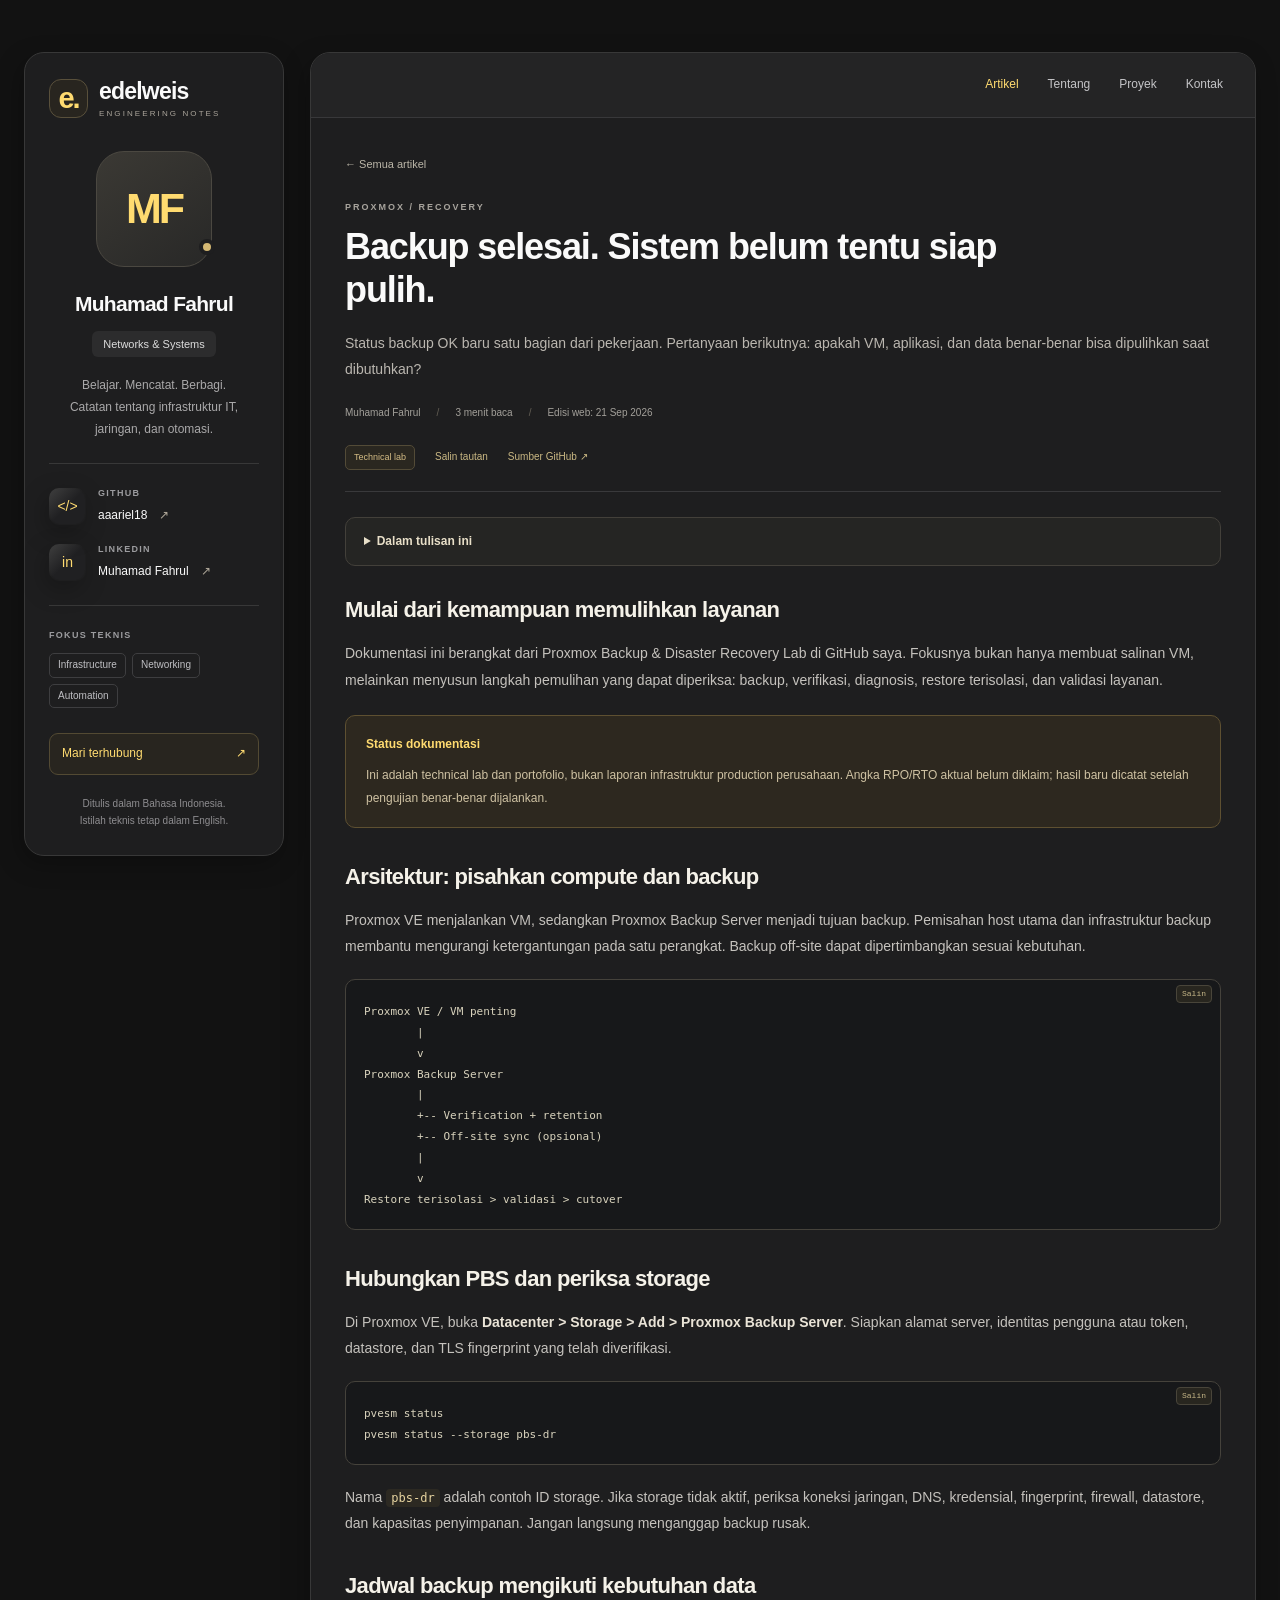
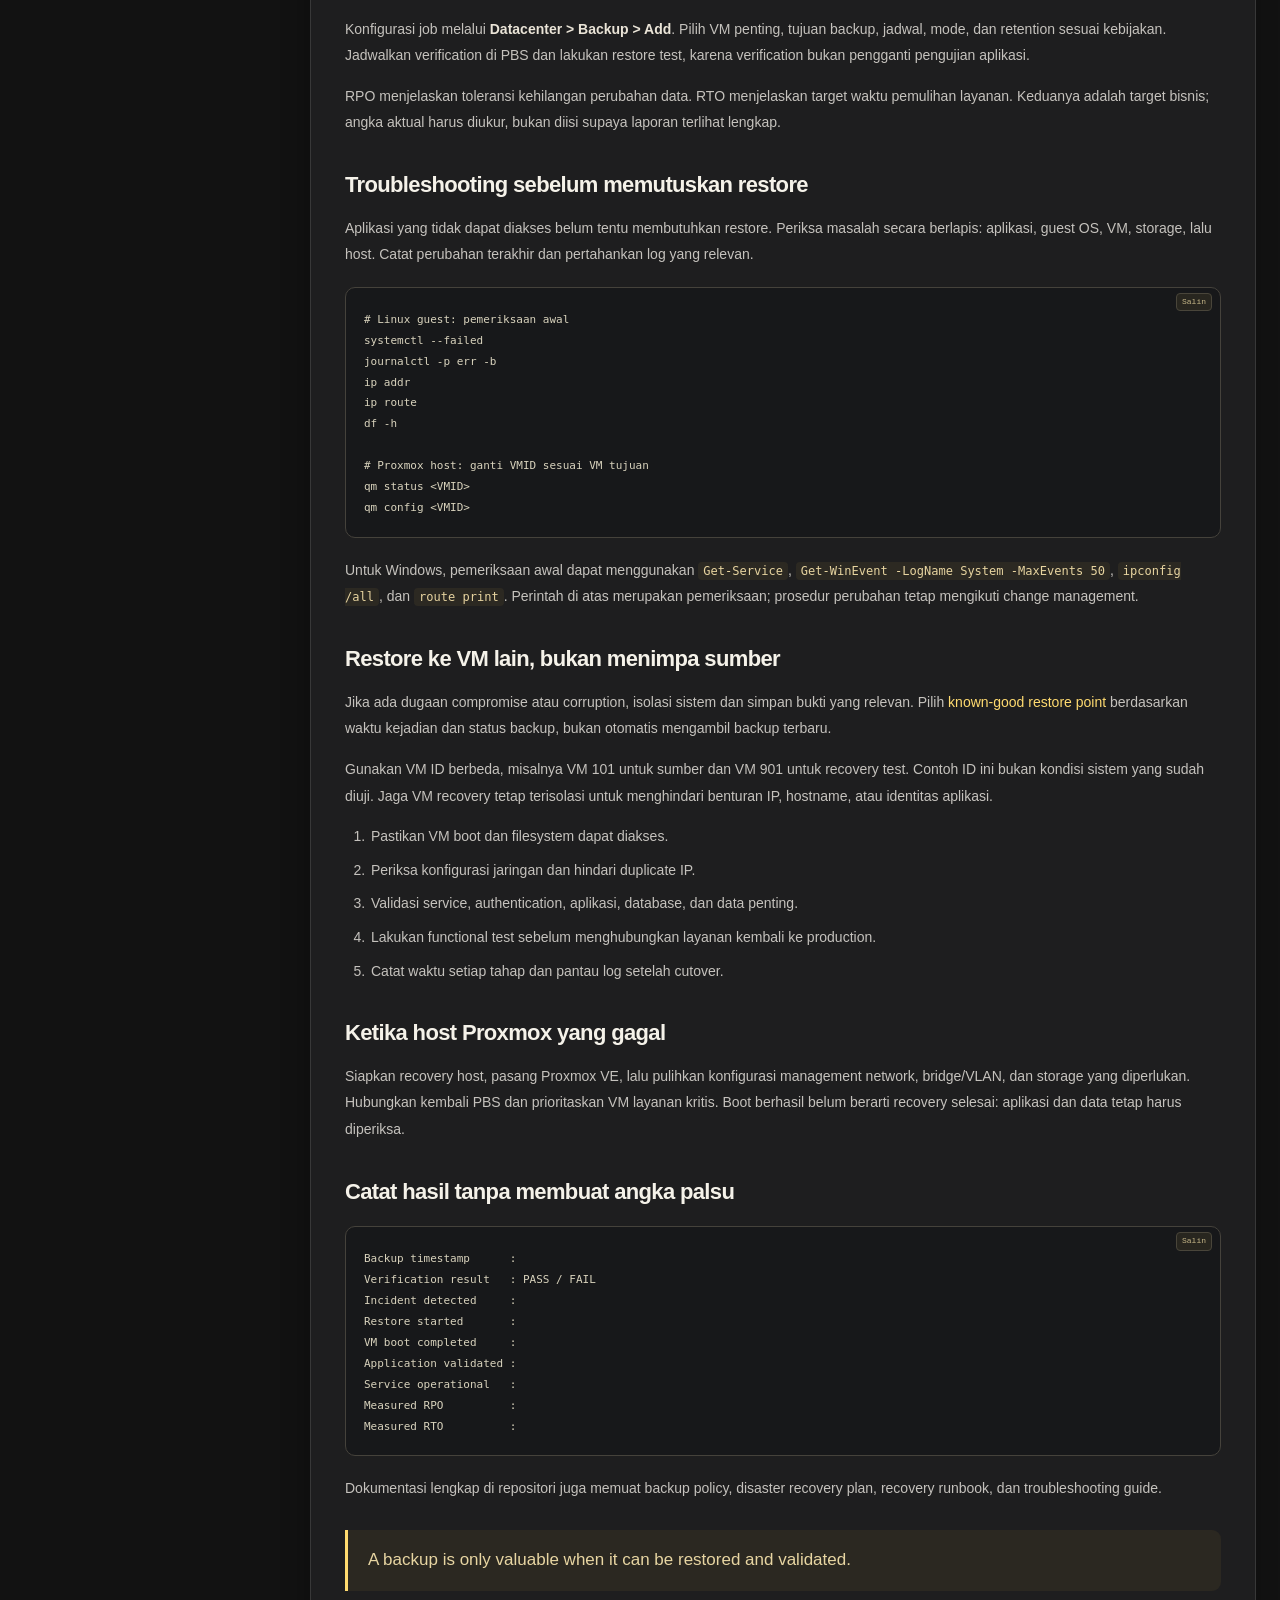
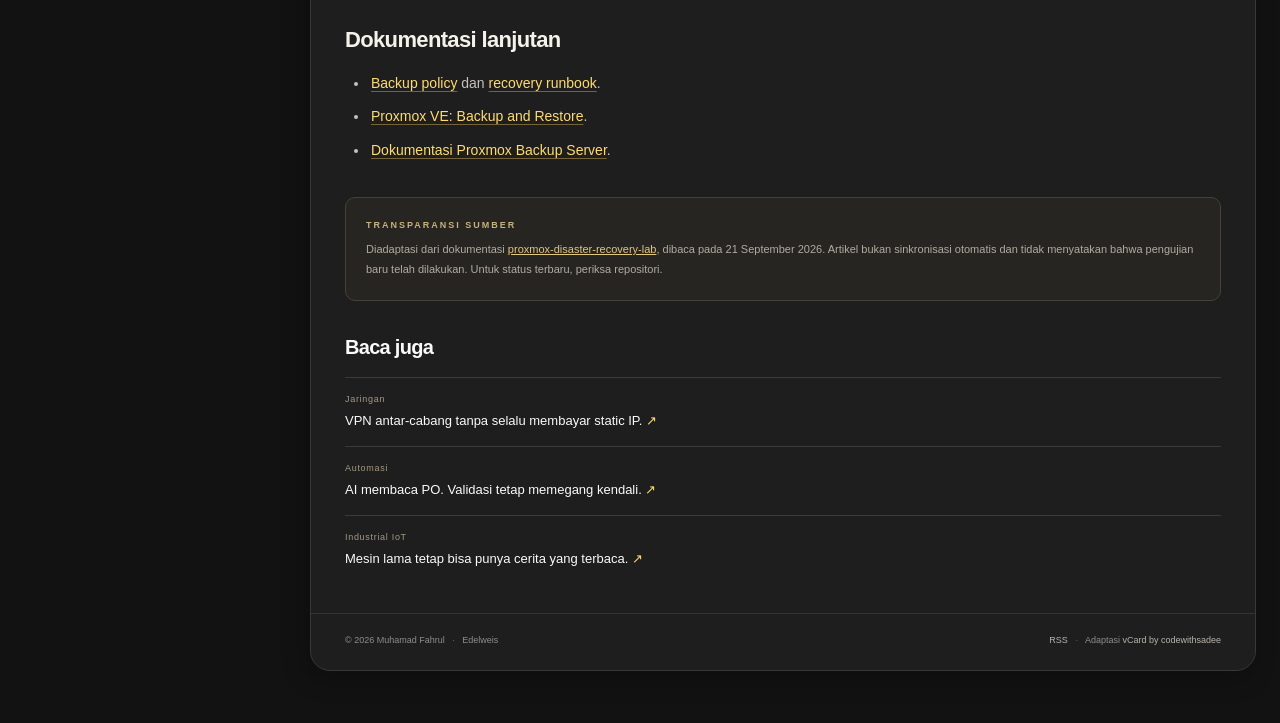
<file: artikel/proxmox-backup-disaster-recovery.html>
<!doctype html><html lang="id"><head><meta charset="utf-8"><meta name="viewport" content="width=device-width,initial-scale=1"><meta name="color-scheme" content="dark"><title>Backup selesai. Sistem belum tentu siap pulih. | Edelweis</title><meta name="description" content="Alur backup, verifikasi, troubleshooting, dan restore dengan Proxmox VE dan Proxmox Backup Server."><meta name="author" content="Muhamad Fahrul"><meta name="theme-color" content="#121212"><link rel="canonical" href="https://edelweis.my.id/artikel/proxmox-backup-disaster-recovery.html"><meta property="og:type" content="article"><meta property="og:title" content="Backup selesai. Sistem belum tentu siap pulih."><meta property="og:description" content="Alur backup, verifikasi, troubleshooting, dan restore dengan Proxmox VE dan Proxmox Backup Server."><meta property="og:url" content="https://edelweis.my.id/artikel/proxmox-backup-disaster-recovery.html"><meta property="og:site_name" content="Edelweis"><meta name="twitter:card" content="summary"><link rel="icon" href="../assets/favicon.svg" type="image/svg+xml"><link rel="stylesheet" href="../assets/style.css"><link rel="alternate" type="application/rss+xml" title="Artikel Edelweis" href="../feed.xml"><script src="../assets/app.js" defer></script></head><body data-page="article"><a class="skip-link" href="#content">Lewati ke artikel</a><div class="reading-progress" aria-hidden="true"><span id="reading-progress"></span></div><div class="site-layout"><aside class="sidebar" aria-label="Profil penulis"><a class="brand" href="../index.html"><span class="brand-mark">e.</span><span>edelweis<span class="brand-sub">ENGINEERING NOTES</span></span></a><div class="profile"><div class="avatar" aria-hidden="true">MF<span class="avatar-dot"></span></div><div><p class="name">Muhamad Fahrul</p><p class="role">Networks &amp; Systems</p></div></div><p class="profile-copy">Belajar. Mencatat. Berbagi.<br>Catatan tentang infrastruktur IT,<br>jaringan, dan otomasi.</p><div class="separator"></div><div class="contact-item"><span class="icon-box" aria-hidden="true">&lt;/&gt;</span><div><span class="label">GITHUB</span><a href="https://github.com/aaariel18/" target="_blank" rel="noopener noreferrer">aaariel18 <span aria-hidden="true">&#8599;</span></a></div></div><div class="contact-item"><span class="icon-box" aria-hidden="true">in</span><div><span class="label">LINKEDIN</span><a href="https://www.linkedin.com/in/fahrulnya7/" target="_blank" rel="noopener noreferrer">Muhamad Fahrul <span aria-hidden="true">&#8599;</span></a></div></div><div class="separator"></div><p class="label">FOKUS TEKNIS</p><div class="tags sidebar-tags"><span>Infrastructure</span><span>Networking</span><span>Automation</span></div><a class="sidebar-cta" href="../index.html#kontak">Mari terhubung <span aria-hidden="true">&#8599;</span></a><p class="sidebar-note">Ditulis dalam Bahasa Indonesia.<br>Istilah teknis tetap dalam English.</p></aside><main class="main-content" id="content"><nav class="navbar" aria-label="Navigasi utama"><a href="../index.html#artikel" aria-current="page" data-nav="artikel">Artikel</a><a href="../index.html#tentang" data-nav="tentang">Tentang</a><a href="../index.html#proyek" data-nav="proyek">Proyek</a><a href="../index.html#kontak" data-nav="kontak">Kontak</a></nav><div class="page-content article-page"><a class="back-link" href="../index.html#artikel">&#8592; Semua artikel</a><p class="eyebrow">PROXMOX / RECOVERY</p><h1 class="reader-title">Backup selesai. Sistem belum tentu siap pulih.</h1><p class="reader-lead">Status backup OK baru satu bagian dari pekerjaan. Pertanyaan berikutnya: apakah VM, aplikasi, dan data benar-benar bisa dipulihkan saat dibutuhkan?</p><div class="reader-meta"><span>Muhamad Fahrul</span><span>3 menit baca</span><span>Edisi web: <time datetime="2026-09-21">21 Sep 2026</time></span></div><div class="reader-actions"><span class="status-pill">Technical lab</span><button type="button" class="text-button share-button">Salin tautan</button><a href="https://github.com/aaariel18/proxmox-disaster-recovery-lab" target="_blank" rel="noopener noreferrer">Sumber GitHub &#8599;</a></div><p id="share-status" class="sr-only" role="status"></p><details class="toc"><summary>Dalam tulisan ini</summary><ol><li><a href="#mulai-dari-kemampuan-memulihkan-layanan">Mulai dari kemampuan memulihkan layanan</a></li><li><a href="#arsitektur-pisahkan-compute-dan-backup">Arsitektur: pisahkan compute dan backup</a></li><li><a href="#hubungkan-pbs-dan-periksa-storage">Hubungkan PBS dan periksa storage</a></li><li><a href="#jadwal-backup-mengikuti-kebutuhan-data">Jadwal backup mengikuti kebutuhan data</a></li><li><a href="#troubleshooting-sebelum-memutuskan-restore">Troubleshooting sebelum memutuskan restore</a></li><li><a href="#restore-ke-vm-lain-bukan-menimpa-sumber">Restore ke VM lain, bukan menimpa sumber</a></li><li><a href="#ketika-host-proxmox-yang-gagal">Ketika host Proxmox yang gagal</a></li><li><a href="#catat-hasil-tanpa-membuat-angka-palsu">Catat hasil tanpa membuat angka palsu</a></li><li><a href="#dokumentasi-lanjutan">Dokumentasi lanjutan</a></li></ol></details><article class="prose article-body"><h2 id="mulai-dari-kemampuan-memulihkan-layanan">Mulai dari kemampuan memulihkan layanan</h2>
<p>Dokumentasi ini berangkat dari Proxmox Backup &amp; Disaster Recovery Lab di GitHub saya. Fokusnya bukan hanya membuat salinan VM, melainkan menyusun langkah pemulihan yang dapat diperiksa: backup, verifikasi, diagnosis, restore terisolasi, dan validasi layanan.</p>
<div class="callout"><strong>Status dokumentasi</strong><p>Ini adalah technical lab dan portofolio, bukan laporan infrastruktur production perusahaan. Angka RPO/RTO aktual belum diklaim; hasil baru dicatat setelah pengujian benar-benar dijalankan.</p></div>
<h2 id="arsitektur-pisahkan-compute-dan-backup">Arsitektur: pisahkan compute dan backup</h2>
<p>Proxmox VE menjalankan VM, sedangkan Proxmox Backup Server menjadi tujuan backup. Pemisahan host utama dan infrastruktur backup membantu mengurangi ketergantungan pada satu perangkat. Backup off-site dapat dipertimbangkan sesuai kebutuhan.</p>
<pre><code>Proxmox VE / VM penting
        |
        v
Proxmox Backup Server
        |
        +-- Verification + retention
        +-- Off-site sync (opsional)
        |
        v
Restore terisolasi &gt; validasi &gt; cutover</code></pre>
<h2 id="hubungkan-pbs-dan-periksa-storage">Hubungkan PBS dan periksa storage</h2>
<p>Di Proxmox VE, buka <strong>Datacenter &gt; Storage &gt; Add &gt; Proxmox Backup Server</strong>. Siapkan alamat server, identitas pengguna atau token, datastore, dan TLS fingerprint yang telah diverifikasi.</p>
<pre><code>pvesm status
pvesm status --storage pbs-dr</code></pre>
<p>Nama <code>pbs-dr</code> adalah contoh ID storage. Jika storage tidak aktif, periksa koneksi jaringan, DNS, kredensial, fingerprint, firewall, datastore, dan kapasitas penyimpanan. Jangan langsung menganggap backup rusak.</p>
<h2 id="jadwal-backup-mengikuti-kebutuhan-data">Jadwal backup mengikuti kebutuhan data</h2>
<p>Konfigurasi job melalui <strong>Datacenter &gt; Backup &gt; Add</strong>. Pilih VM penting, tujuan backup, jadwal, mode, dan retention sesuai kebijakan. Jadwalkan verification di PBS dan lakukan restore test, karena verification bukan pengganti pengujian aplikasi.</p>
<p>RPO menjelaskan toleransi kehilangan perubahan data. RTO menjelaskan target waktu pemulihan layanan. Keduanya adalah target bisnis; angka aktual harus diukur, bukan diisi supaya laporan terlihat lengkap.</p>
<h2 id="troubleshooting-sebelum-memutuskan-restore">Troubleshooting sebelum memutuskan restore</h2>
<p>Aplikasi yang tidak dapat diakses belum tentu membutuhkan restore. Periksa masalah secara berlapis: aplikasi, guest OS, VM, storage, lalu host. Catat perubahan terakhir dan pertahankan log yang relevan.</p>
<pre><code># Linux guest: pemeriksaan awal
systemctl --failed
journalctl -p err -b
ip addr
ip route
df -h

# Proxmox host: ganti VMID sesuai VM tujuan
qm status &lt;VMID&gt;
qm config &lt;VMID&gt;</code></pre>
<p>Untuk Windows, pemeriksaan awal dapat menggunakan <code>Get-Service</code>, <code>Get-WinEvent -LogName System -MaxEvents 50</code>, <code>ipconfig /all</code>, dan <code>route print</code>. Perintah di atas merupakan pemeriksaan; prosedur perubahan tetap mengikuti change management.</p>
<h2 id="restore-ke-vm-lain-bukan-menimpa-sumber">Restore ke VM lain, bukan menimpa sumber</h2>
<p>Jika ada dugaan compromise atau corruption, isolasi sistem dan simpan bukti yang relevan. Pilih <em>known-good restore point</em> berdasarkan waktu kejadian dan status backup, bukan otomatis mengambil backup terbaru.</p>
<p>Gunakan VM ID berbeda, misalnya VM 101 untuk sumber dan VM 901 untuk recovery test. Contoh ID ini bukan kondisi sistem yang sudah diuji. Jaga VM recovery tetap terisolasi untuk menghindari benturan IP, hostname, atau identitas aplikasi.</p>
<ol><li>Pastikan VM boot dan filesystem dapat diakses.</li><li>Periksa konfigurasi jaringan dan hindari duplicate IP.</li><li>Validasi service, authentication, aplikasi, database, dan data penting.</li><li>Lakukan functional test sebelum menghubungkan layanan kembali ke production.</li><li>Catat waktu setiap tahap dan pantau log setelah cutover.</li></ol>
<h2 id="ketika-host-proxmox-yang-gagal">Ketika host Proxmox yang gagal</h2>
<p>Siapkan recovery host, pasang Proxmox VE, lalu pulihkan konfigurasi management network, bridge/VLAN, dan storage yang diperlukan. Hubungkan kembali PBS dan prioritaskan VM layanan kritis. Boot berhasil belum berarti recovery selesai: aplikasi dan data tetap harus diperiksa.</p>
<h2 id="catat-hasil-tanpa-membuat-angka-palsu">Catat hasil tanpa membuat angka palsu</h2>
<pre><code>Backup timestamp      :
Verification result   : PASS / FAIL
Incident detected     :
Restore started       :
VM boot completed     :
Application validated :
Service operational   :
Measured RPO          :
Measured RTO          :</code></pre>
<p>Dokumentasi lengkap di repositori juga memuat backup policy, disaster recovery plan, recovery runbook, dan troubleshooting guide.</p>
<blockquote>A backup is only valuable when it can be restored and validated.</blockquote>
<h2 id="dokumentasi-lanjutan">Dokumentasi lanjutan</h2>
<ul><li><a target="_blank" rel="noopener noreferrer" href="https://github.com/aaariel18/proxmox-disaster-recovery-lab/blob/main/docs/backup-policy.md">Backup policy</a> dan <a target="_blank" rel="noopener noreferrer" href="https://github.com/aaariel18/proxmox-disaster-recovery-lab/blob/main/docs/recovery-runbook.md">recovery runbook</a>.</li><li><a target="_blank" rel="noopener noreferrer" href="https://pve.proxmox.com/pve-docs/chapter-vzdump.html">Proxmox VE: Backup and Restore</a>.</li><li><a target="_blank" rel="noopener noreferrer" href="https://pbs.proxmox.com/docs/">Dokumentasi Proxmox Backup Server</a>.</li></ul></article><div class="source-note"><p class="eyebrow">TRANSPARANSI SUMBER</p><p>Diadaptasi dari dokumentasi <a href="https://github.com/aaariel18/proxmox-disaster-recovery-lab" target="_blank" rel="noopener noreferrer">proxmox-disaster-recovery-lab</a>, dibaca pada 21 September 2026. Artikel bukan sinkronisasi otomatis dan tidak menyatakan bahwa pengujian baru telah dilakukan. Untuk status terbaru, periksa repositori.</p></div><section class="related"><h2>Baca juga</h2><a href="ruijie-vpn-tanpa-static-ip.html"><span>Jaringan</span>VPN antar-cabang tanpa selalu membayar static IP. <span aria-hidden="true">&#8599;</span></a><a href="n8n-ai-purchase-order-automation.html"><span>Automasi</span>AI membaca PO. Validasi tetap memegang kendali. <span aria-hidden="true">&#8599;</span></a><a href="factorylens-observability-mesin-legacy.html"><span>Industrial IoT</span>Mesin lama tetap bisa punya cerita yang terbaca. <span aria-hidden="true">&#8599;</span></a></section></div><footer class="site-footer"><p>&copy; 2026 Muhamad Fahrul <span class="footer-dot">&middot;</span> Edelweis</p><p><a href="../feed.xml">RSS</a> <span class="footer-dot">&middot;</span> Adaptasi <a href="https://github.com/codewithsadee/vcard-personal-portfolio" target="_blank" rel="noopener noreferrer">vCard by codewithsadee</a></p></footer></main></div><script type="application/ld+json">{"@context": "https://schema.org", "@type": "BlogPosting", "headline": "Backup selesai. Sistem belum tentu siap pulih.", "description": "Alur backup, verifikasi, troubleshooting, dan restore dengan Proxmox VE dan Proxmox Backup Server.", "author": {"@type": "Person", "name": "Muhamad Fahrul", "url": "https://www.linkedin.com/in/fahrulnya7/"}, "datePublished": "2026-09-21", "dateModified": "2026-09-21", "inLanguage": "id-ID", "mainEntityOfPage": "https://edelweis.my.id/artikel/proxmox-backup-disaster-recovery.html", "isBasedOn": "https://github.com/aaariel18/proxmox-disaster-recovery-lab"}</script><button class="back-top" type="button" aria-label="Kembali ke atas" hidden>&#8593;</button></body></html>
</file>
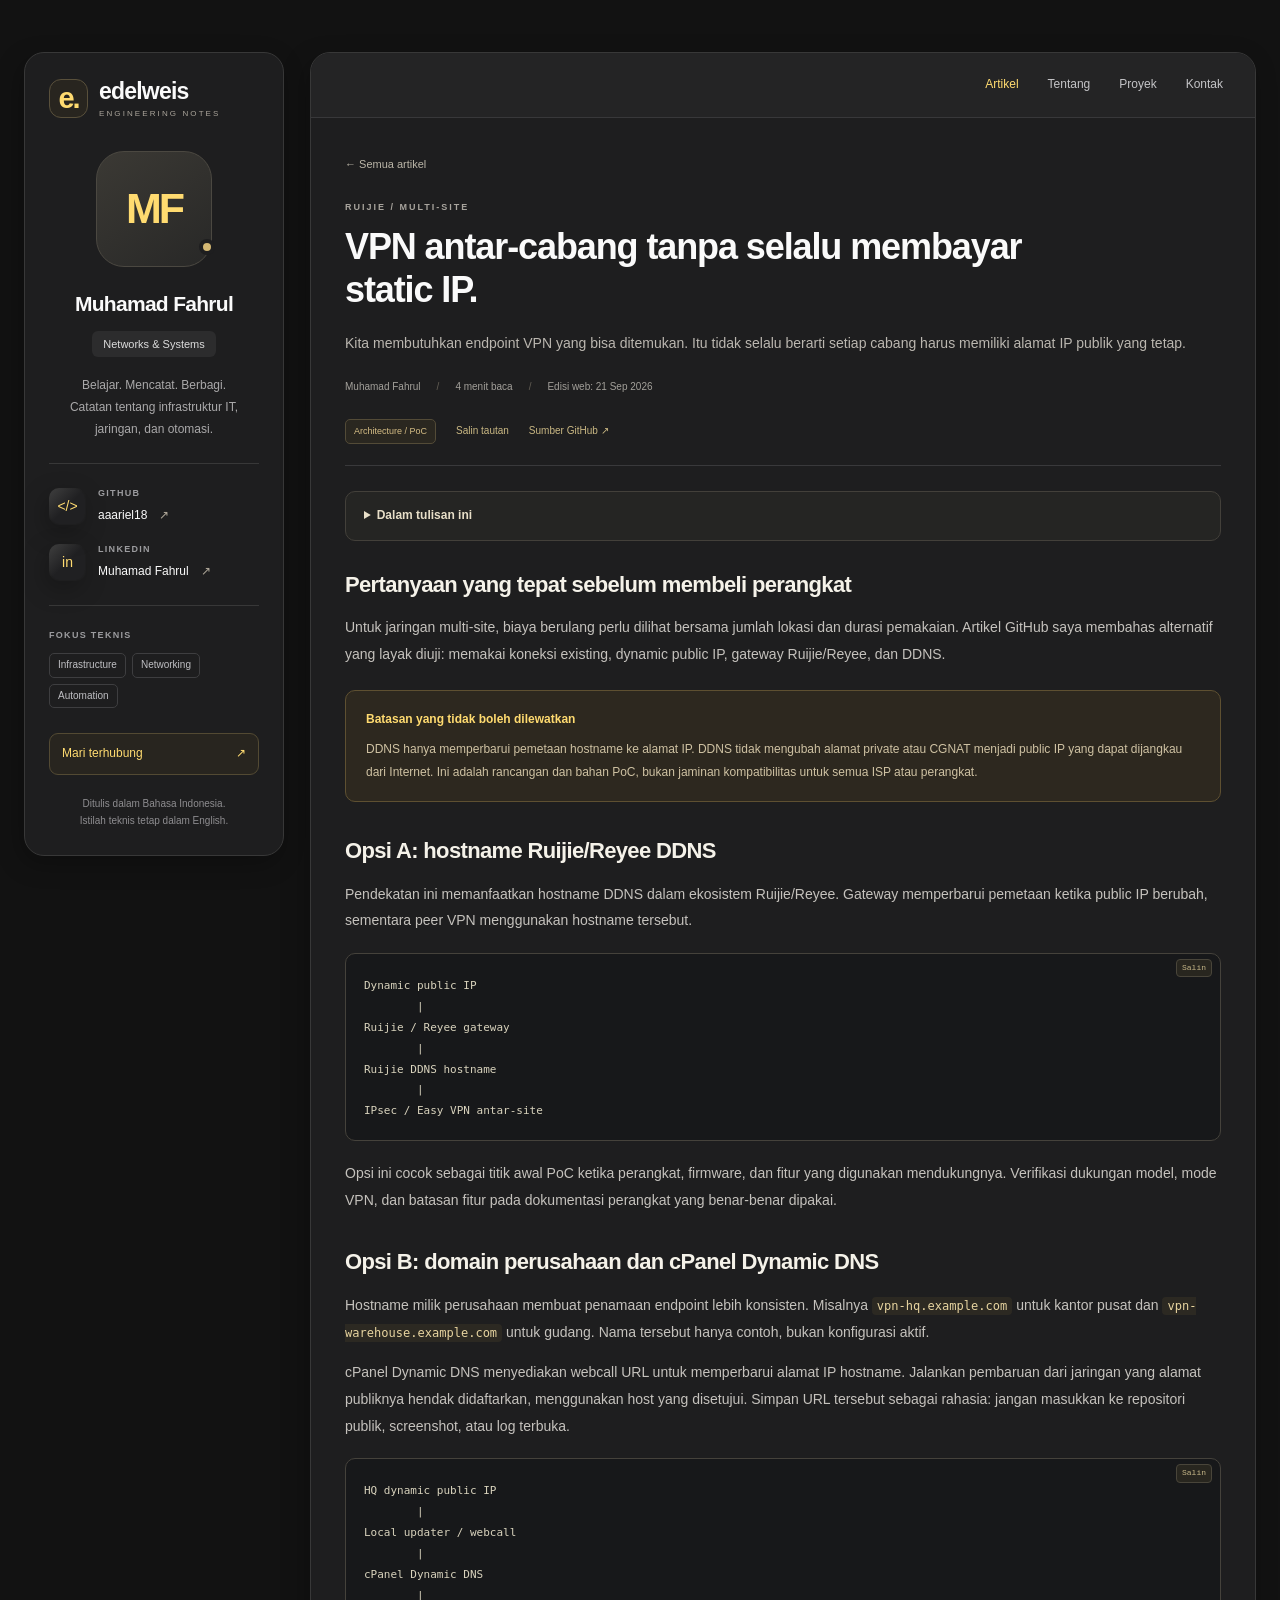
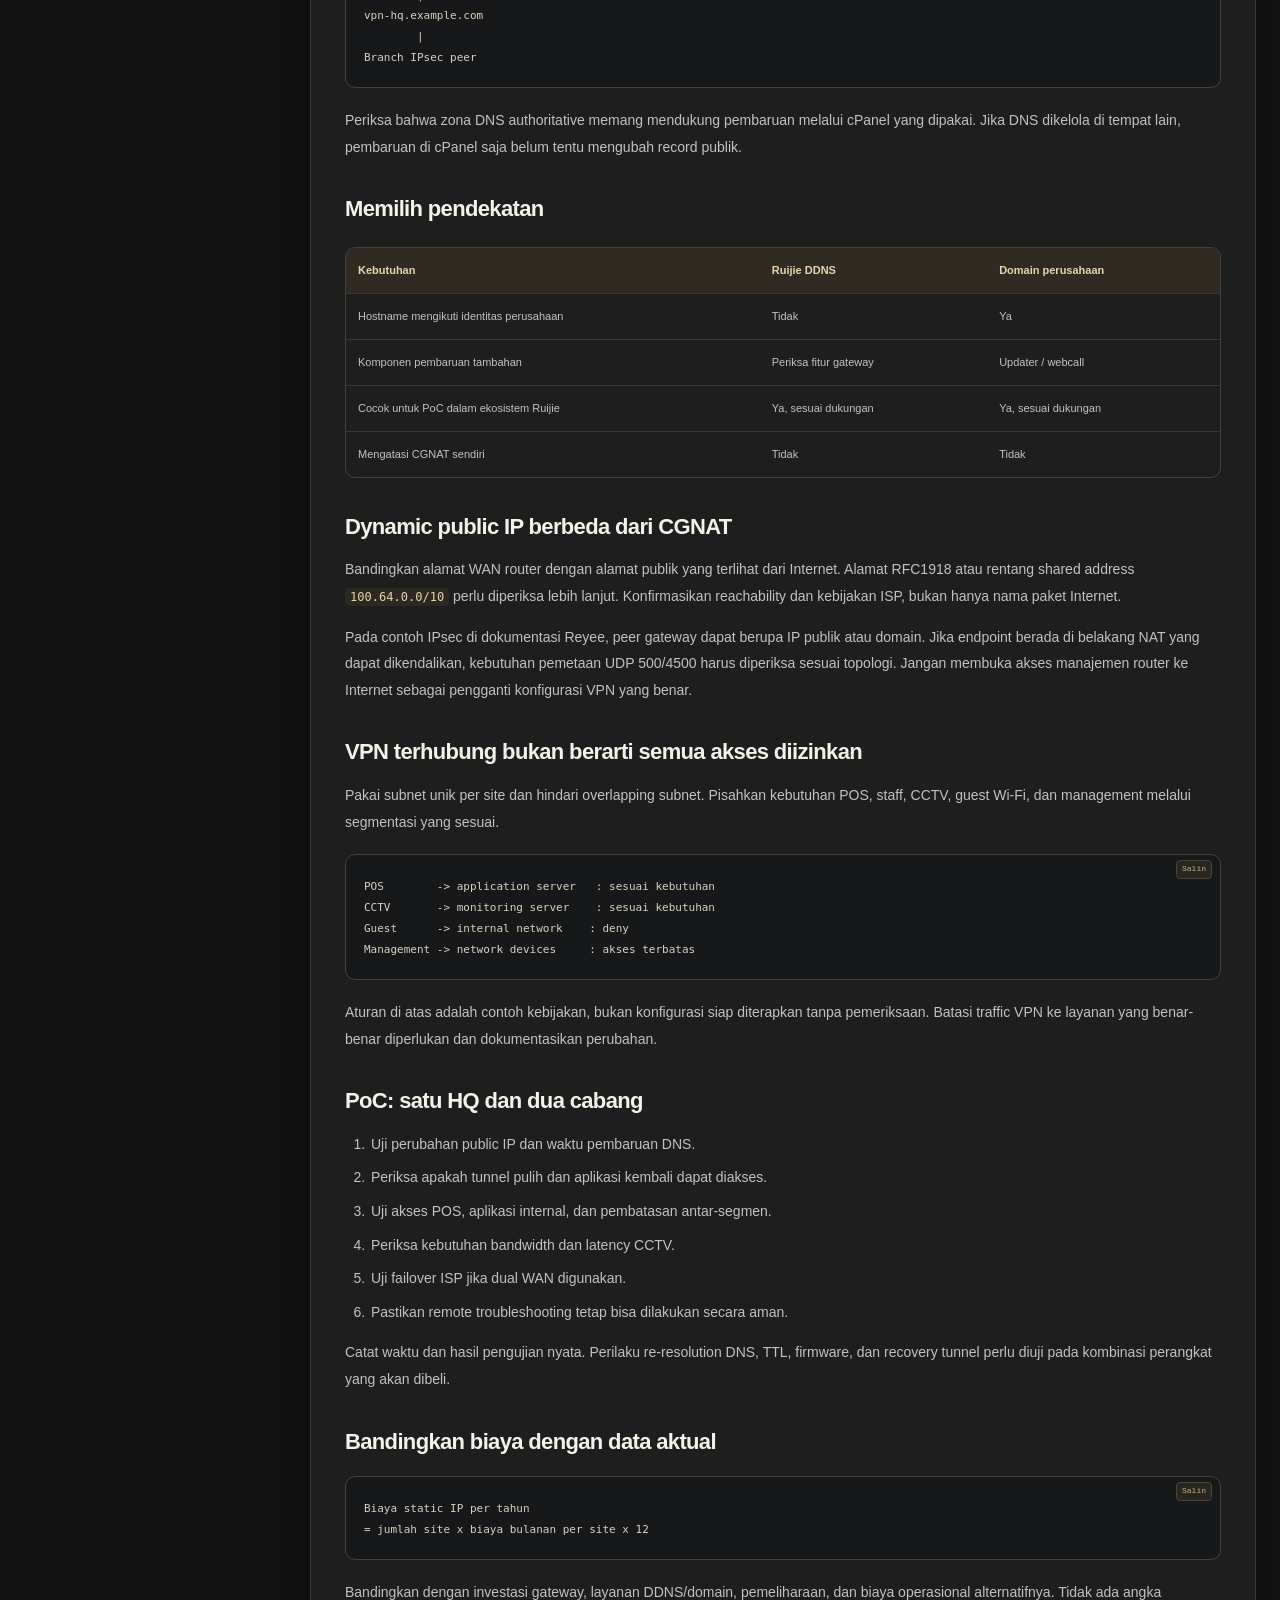
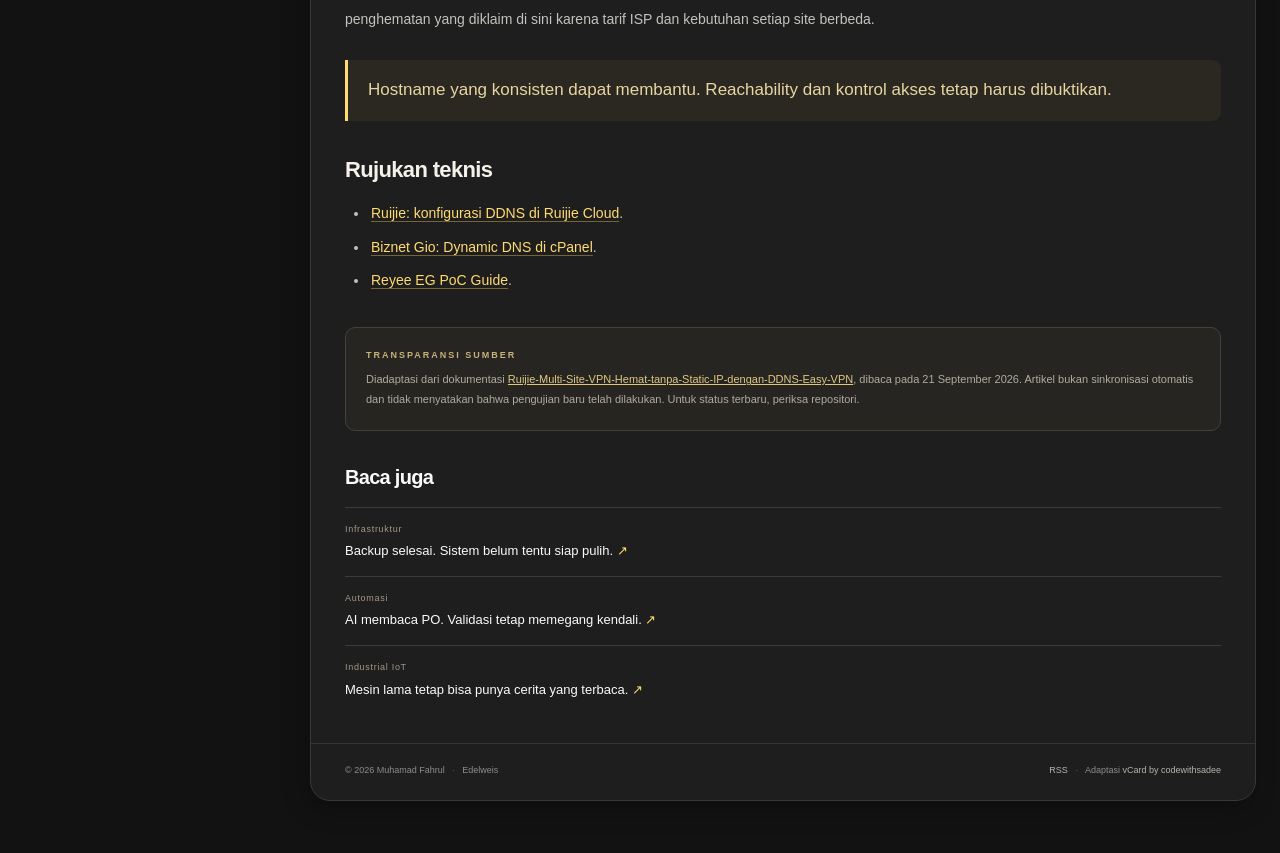
<file: artikel/ruijie-vpn-tanpa-static-ip.html>
<!doctype html><html lang="id"><head><meta charset="utf-8"><meta name="viewport" content="width=device-width,initial-scale=1"><meta name="color-scheme" content="dark"><title>VPN antar-cabang tanpa selalu membayar static IP. | Edelweis</title><meta name="description" content="Dua pendekatan DDNS: hostname Ruijie atau domain perusahaan, dengan perhatian pada CGNAT, segmentasi, dan pengujian."><meta name="author" content="Muhamad Fahrul"><meta name="theme-color" content="#121212"><link rel="canonical" href="https://edelweis.my.id/artikel/ruijie-vpn-tanpa-static-ip.html"><meta property="og:type" content="article"><meta property="og:title" content="VPN antar-cabang tanpa selalu membayar static IP."><meta property="og:description" content="Dua pendekatan DDNS: hostname Ruijie atau domain perusahaan, dengan perhatian pada CGNAT, segmentasi, dan pengujian."><meta property="og:url" content="https://edelweis.my.id/artikel/ruijie-vpn-tanpa-static-ip.html"><meta property="og:site_name" content="Edelweis"><meta name="twitter:card" content="summary"><link rel="icon" href="../assets/favicon.svg" type="image/svg+xml"><link rel="stylesheet" href="../assets/style.css"><link rel="alternate" type="application/rss+xml" title="Artikel Edelweis" href="../feed.xml"><script src="../assets/app.js" defer></script></head><body data-page="article"><a class="skip-link" href="#content">Lewati ke artikel</a><div class="reading-progress" aria-hidden="true"><span id="reading-progress"></span></div><div class="site-layout"><aside class="sidebar" aria-label="Profil penulis"><a class="brand" href="../index.html"><span class="brand-mark">e.</span><span>edelweis<span class="brand-sub">ENGINEERING NOTES</span></span></a><div class="profile"><div class="avatar" aria-hidden="true">MF<span class="avatar-dot"></span></div><div><p class="name">Muhamad Fahrul</p><p class="role">Networks &amp; Systems</p></div></div><p class="profile-copy">Belajar. Mencatat. Berbagi.<br>Catatan tentang infrastruktur IT,<br>jaringan, dan otomasi.</p><div class="separator"></div><div class="contact-item"><span class="icon-box" aria-hidden="true">&lt;/&gt;</span><div><span class="label">GITHUB</span><a href="https://github.com/aaariel18/" target="_blank" rel="noopener noreferrer">aaariel18 <span aria-hidden="true">&#8599;</span></a></div></div><div class="contact-item"><span class="icon-box" aria-hidden="true">in</span><div><span class="label">LINKEDIN</span><a href="https://www.linkedin.com/in/fahrulnya7/" target="_blank" rel="noopener noreferrer">Muhamad Fahrul <span aria-hidden="true">&#8599;</span></a></div></div><div class="separator"></div><p class="label">FOKUS TEKNIS</p><div class="tags sidebar-tags"><span>Infrastructure</span><span>Networking</span><span>Automation</span></div><a class="sidebar-cta" href="../index.html#kontak">Mari terhubung <span aria-hidden="true">&#8599;</span></a><p class="sidebar-note">Ditulis dalam Bahasa Indonesia.<br>Istilah teknis tetap dalam English.</p></aside><main class="main-content" id="content"><nav class="navbar" aria-label="Navigasi utama"><a href="../index.html#artikel" aria-current="page" data-nav="artikel">Artikel</a><a href="../index.html#tentang" data-nav="tentang">Tentang</a><a href="../index.html#proyek" data-nav="proyek">Proyek</a><a href="../index.html#kontak" data-nav="kontak">Kontak</a></nav><div class="page-content article-page"><a class="back-link" href="../index.html#artikel">&#8592; Semua artikel</a><p class="eyebrow">RUIJIE / MULTI-SITE</p><h1 class="reader-title">VPN antar-cabang tanpa selalu membayar static IP.</h1><p class="reader-lead">Kita membutuhkan endpoint VPN yang bisa ditemukan. Itu tidak selalu berarti setiap cabang harus memiliki alamat IP publik yang tetap.</p><div class="reader-meta"><span>Muhamad Fahrul</span><span>4 menit baca</span><span>Edisi web: <time datetime="2026-09-21">21 Sep 2026</time></span></div><div class="reader-actions"><span class="status-pill">Architecture / PoC</span><button type="button" class="text-button share-button">Salin tautan</button><a href="https://github.com/aaariel18/Ruijie-Multi-Site-VPN-Hemat-tanpa-Static-IP-dengan-DDNS-Easy-VPN" target="_blank" rel="noopener noreferrer">Sumber GitHub &#8599;</a></div><p id="share-status" class="sr-only" role="status"></p><details class="toc"><summary>Dalam tulisan ini</summary><ol><li><a href="#pertanyaan-yang-tepat-sebelum-membeli-perangkat">Pertanyaan yang tepat sebelum membeli perangkat</a></li><li><a href="#opsi-a-hostname-ruijie-reyee-ddns">Opsi A: hostname Ruijie/Reyee DDNS</a></li><li><a href="#opsi-b-domain-perusahaan-dan-cpanel-dynamic-dns">Opsi B: domain perusahaan dan cPanel Dynamic DNS</a></li><li><a href="#memilih-pendekatan">Memilih pendekatan</a></li><li><a href="#dynamic-public-ip-berbeda-dari-cgnat">Dynamic public IP berbeda dari CGNAT</a></li><li><a href="#vpn-terhubung-bukan-berarti-semua-akses-diizinkan">VPN terhubung bukan berarti semua akses diizinkan</a></li><li><a href="#poc-satu-hq-dan-dua-cabang">PoC: satu HQ dan dua cabang</a></li><li><a href="#bandingkan-biaya-dengan-data-aktual">Bandingkan biaya dengan data aktual</a></li><li><a href="#rujukan-teknis">Rujukan teknis</a></li></ol></details><article class="prose article-body"><h2 id="pertanyaan-yang-tepat-sebelum-membeli-perangkat">Pertanyaan yang tepat sebelum membeli perangkat</h2>
<p>Untuk jaringan multi-site, biaya berulang perlu dilihat bersama jumlah lokasi dan durasi pemakaian. Artikel GitHub saya membahas alternatif yang layak diuji: memakai koneksi existing, dynamic public IP, gateway Ruijie/Reyee, dan DDNS.</p>
<div class="callout"><strong>Batasan yang tidak boleh dilewatkan</strong><p>DDNS hanya memperbarui pemetaan hostname ke alamat IP. DDNS tidak mengubah alamat private atau CGNAT menjadi public IP yang dapat dijangkau dari Internet. Ini adalah rancangan dan bahan PoC, bukan jaminan kompatibilitas untuk semua ISP atau perangkat.</p></div>
<h2 id="opsi-a-hostname-ruijie-reyee-ddns">Opsi A: hostname Ruijie/Reyee DDNS</h2>
<p>Pendekatan ini memanfaatkan hostname DDNS dalam ekosistem Ruijie/Reyee. Gateway memperbarui pemetaan ketika public IP berubah, sementara peer VPN menggunakan hostname tersebut.</p>
<pre><code>Dynamic public IP
        |
Ruijie / Reyee gateway
        |
Ruijie DDNS hostname
        |
IPsec / Easy VPN antar-site</code></pre>
<p>Opsi ini cocok sebagai titik awal PoC ketika perangkat, firmware, dan fitur yang digunakan mendukungnya. Verifikasi dukungan model, mode VPN, dan batasan fitur pada dokumentasi perangkat yang benar-benar dipakai.</p>
<h2 id="opsi-b-domain-perusahaan-dan-cpanel-dynamic-dns">Opsi B: domain perusahaan dan cPanel Dynamic DNS</h2>
<p>Hostname milik perusahaan membuat penamaan endpoint lebih konsisten. Misalnya <code>vpn-hq.example.com</code> untuk kantor pusat dan <code>vpn-warehouse.example.com</code> untuk gudang. Nama tersebut hanya contoh, bukan konfigurasi aktif.</p>
<p>cPanel Dynamic DNS menyediakan webcall URL untuk memperbarui alamat IP hostname. Jalankan pembaruan dari jaringan yang alamat publiknya hendak didaftarkan, menggunakan host yang disetujui. Simpan URL tersebut sebagai rahasia: jangan masukkan ke repositori publik, screenshot, atau log terbuka.</p>
<pre><code>HQ dynamic public IP
        |
Local updater / webcall
        |
cPanel Dynamic DNS
        |
vpn-hq.example.com
        |
Branch IPsec peer</code></pre>
<p>Periksa bahwa zona DNS authoritative memang mendukung pembaruan melalui cPanel yang dipakai. Jika DNS dikelola di tempat lain, pembaruan di cPanel saja belum tentu mengubah record publik.</p>
<h2 id="memilih-pendekatan">Memilih pendekatan</h2>
<div class="table-wrap"><table><thead><tr><th>Kebutuhan</th><th>Ruijie DDNS</th><th>Domain perusahaan</th></tr></thead><tbody><tr><td>Hostname mengikuti identitas perusahaan</td><td>Tidak</td><td>Ya</td></tr><tr><td>Komponen pembaruan tambahan</td><td>Periksa fitur gateway</td><td>Updater / webcall</td></tr><tr><td>Cocok untuk PoC dalam ekosistem Ruijie</td><td>Ya, sesuai dukungan</td><td>Ya, sesuai dukungan</td></tr><tr><td>Mengatasi CGNAT sendiri</td><td>Tidak</td><td>Tidak</td></tr></tbody></table></div>
<h2 id="dynamic-public-ip-berbeda-dari-cgnat">Dynamic public IP berbeda dari CGNAT</h2>
<p>Bandingkan alamat WAN router dengan alamat publik yang terlihat dari Internet. Alamat RFC1918 atau rentang shared address <code>100.64.0.0/10</code> perlu diperiksa lebih lanjut. Konfirmasikan reachability dan kebijakan ISP, bukan hanya nama paket Internet.</p>
<p>Pada contoh IPsec di dokumentasi Reyee, peer gateway dapat berupa IP publik atau domain. Jika endpoint berada di belakang NAT yang dapat dikendalikan, kebutuhan pemetaan UDP 500/4500 harus diperiksa sesuai topologi. Jangan membuka akses manajemen router ke Internet sebagai pengganti konfigurasi VPN yang benar.</p>
<h2 id="vpn-terhubung-bukan-berarti-semua-akses-diizinkan">VPN terhubung bukan berarti semua akses diizinkan</h2>
<p>Pakai subnet unik per site dan hindari overlapping subnet. Pisahkan kebutuhan POS, staff, CCTV, guest Wi-Fi, dan management melalui segmentasi yang sesuai.</p>
<pre><code>POS        -&gt; application server   : sesuai kebutuhan
CCTV       -&gt; monitoring server    : sesuai kebutuhan
Guest      -&gt; internal network    : deny
Management -&gt; network devices     : akses terbatas</code></pre>
<p>Aturan di atas adalah contoh kebijakan, bukan konfigurasi siap diterapkan tanpa pemeriksaan. Batasi traffic VPN ke layanan yang benar-benar diperlukan dan dokumentasikan perubahan.</p>
<h2 id="poc-satu-hq-dan-dua-cabang">PoC: satu HQ dan dua cabang</h2>
<ol><li>Uji perubahan public IP dan waktu pembaruan DNS.</li><li>Periksa apakah tunnel pulih dan aplikasi kembali dapat diakses.</li><li>Uji akses POS, aplikasi internal, dan pembatasan antar-segmen.</li><li>Periksa kebutuhan bandwidth dan latency CCTV.</li><li>Uji failover ISP jika dual WAN digunakan.</li><li>Pastikan remote troubleshooting tetap bisa dilakukan secara aman.</li></ol>
<p>Catat waktu dan hasil pengujian nyata. Perilaku re-resolution DNS, TTL, firmware, dan recovery tunnel perlu diuji pada kombinasi perangkat yang akan dibeli.</p>
<h2 id="bandingkan-biaya-dengan-data-aktual">Bandingkan biaya dengan data aktual</h2>
<pre><code>Biaya static IP per tahun
= jumlah site x biaya bulanan per site x 12</code></pre>
<p>Bandingkan dengan investasi gateway, layanan DDNS/domain, pemeliharaan, dan biaya operasional alternatifnya. Tidak ada angka penghematan yang diklaim di sini karena tarif ISP dan kebutuhan setiap site berbeda.</p>
<blockquote>Hostname yang konsisten dapat membantu. Reachability dan kontrol akses tetap harus dibuktikan.</blockquote>
<h2 id="rujukan-teknis">Rujukan teknis</h2>
<ul><li><a target="_blank" rel="noopener noreferrer" href="https://community.ruijienetworks.com/forum.php?mod=viewthread&amp;tid=5846">Ruijie: konfigurasi DDNS di Ruijie Cloud</a>.</li><li><a target="_blank" rel="noopener noreferrer" href="https://kb.biznetgio.com/id_ID/informasi/cara-membuat-ddns-di-cpanel">Biznet Gio: Dynamic DNS di cPanel</a>.</li><li><a target="_blank" rel="noopener noreferrer" href="https://reyee.ruijie.com/en-global/support/documents/slide_76717/">Reyee EG PoC Guide</a>.</li></ul></article><div class="source-note"><p class="eyebrow">TRANSPARANSI SUMBER</p><p>Diadaptasi dari dokumentasi <a href="https://github.com/aaariel18/Ruijie-Multi-Site-VPN-Hemat-tanpa-Static-IP-dengan-DDNS-Easy-VPN" target="_blank" rel="noopener noreferrer">Ruijie-Multi-Site-VPN-Hemat-tanpa-Static-IP-dengan-DDNS-Easy-VPN</a>, dibaca pada 21 September 2026. Artikel bukan sinkronisasi otomatis dan tidak menyatakan bahwa pengujian baru telah dilakukan. Untuk status terbaru, periksa repositori.</p></div><section class="related"><h2>Baca juga</h2><a href="proxmox-backup-disaster-recovery.html"><span>Infrastruktur</span>Backup selesai. Sistem belum tentu siap pulih. <span aria-hidden="true">&#8599;</span></a><a href="n8n-ai-purchase-order-automation.html"><span>Automasi</span>AI membaca PO. Validasi tetap memegang kendali. <span aria-hidden="true">&#8599;</span></a><a href="factorylens-observability-mesin-legacy.html"><span>Industrial IoT</span>Mesin lama tetap bisa punya cerita yang terbaca. <span aria-hidden="true">&#8599;</span></a></section></div><footer class="site-footer"><p>&copy; 2026 Muhamad Fahrul <span class="footer-dot">&middot;</span> Edelweis</p><p><a href="../feed.xml">RSS</a> <span class="footer-dot">&middot;</span> Adaptasi <a href="https://github.com/codewithsadee/vcard-personal-portfolio" target="_blank" rel="noopener noreferrer">vCard by codewithsadee</a></p></footer></main></div><script type="application/ld+json">{"@context": "https://schema.org", "@type": "BlogPosting", "headline": "VPN antar-cabang tanpa selalu membayar static IP.", "description": "Dua pendekatan DDNS: hostname Ruijie atau domain perusahaan, dengan perhatian pada CGNAT, segmentasi, dan pengujian.", "author": {"@type": "Person", "name": "Muhamad Fahrul", "url": "https://www.linkedin.com/in/fahrulnya7/"}, "datePublished": "2026-09-21", "dateModified": "2026-09-21", "inLanguage": "id-ID", "mainEntityOfPage": "https://edelweis.my.id/artikel/ruijie-vpn-tanpa-static-ip.html", "isBasedOn": "https://github.com/aaariel18/Ruijie-Multi-Site-VPN-Hemat-tanpa-Static-IP-dengan-DDNS-Easy-VPN"}</script><button class="back-top" type="button" aria-label="Kembali ke atas" hidden>&#8593;</button></body></html>
</file>
<file: assets/style.css>
/* Edelweis: adapted from vCard by codewithsadee. MIT, copyright 2022 codewithsadee. */
:root{--jet:hsl(0,0%,22%);--onyx:hsl(240,1%,17%);--eerie-black-1:hsl(240,2%,13%);--eerie-black-2:hsl(240,2%,12%);--smoky-black:hsl(0,0%,7%);--white-2:hsl(0,0%,98%);--orange-yellow-crayola:hsl(45,100%,72%);--light-gray:hsl(0,0%,84%);--light-gray-70:hsla(0,0%,84%,.7);--shadow-1:-4px 8px 24px hsla(0,0%,0%,.25);--text-gradient-yellow:linear-gradient(to right,hsl(45,100%,72%),hsl(35,100%,68%));--border-gradient-onyx:linear-gradient(to bottom right,hsl(0,0%,25%),hsla(0,0%,25%,0) 50%);--font:Inter,"Segoe UI",Arial,sans-serif}
*,*::before,*::after{box-sizing:border-box}html{scroll-behavior:smooth;scroll-padding-top:32px}body{margin:0;background:var(--smoky-black);color:var(--white-2);font-family:var(--font);font-size:15px;line-height:1.65;-webkit-font-smoothing:antialiased}a{color:inherit;text-decoration:none}button,input{font:inherit}button{cursor:pointer}button:disabled{cursor:default}a,button,input,summary{-webkit-tap-highlight-color:transparent}button{color:inherit}button:focus-visible,a:focus-visible,input:focus-visible,summary:focus-visible{outline:2px solid var(--orange-yellow-crayola);outline-offset:5px}::selection{background:var(--orange-yellow-crayola);color:var(--smoky-black)}[hidden]{display:none!important}h1,h2,h3,p{margin:0}h1,h2,h3{line-height:1.3;letter-spacing:-.035em}svg{flex-shrink:0}em{font-style:normal;color:var(--orange-yellow-crayola)}.sr-only{position:absolute;width:1px;height:1px;overflow:hidden;clip:rect(0,0,0,0);white-space:nowrap}.skip-link{position:fixed;top:-90px;left:20px;z-index:100;background:var(--orange-yellow-crayola);color:#161616;padding:10px 18px;border-radius:8px}.skip-link:focus{top:12px}.site-layout{max-width:1280px;margin:52px auto;padding:0 24px;display:grid;grid-template-columns:260px minmax(0,1fr);gap:26px;align-items:start}.sidebar,.main-content{background:var(--eerie-black-2);border:1px solid var(--jet);border-radius:20px;box-shadow:var(--shadow-1)}.sidebar{padding:26px 24px;position:sticky;top:28px}.brand{display:flex;gap:11px;align-items:center;font-size:23px;font-weight:700;letter-spacing:-.8px;line-height:1.05}.brand-mark{width:39px;height:39px;border:1px solid #59503b;background:#28251f;border-radius:12px;display:grid;place-items:center;color:var(--orange-yellow-crayola);font-size:29px;letter-spacing:-2px;line-height:1}.brand-sub{display:block;font-size:8px;letter-spacing:2.1px;font-weight:500;margin-top:7px;color:#aaa49a}.profile{margin-top:32px;text-align:center}.avatar{position:relative;margin:0 auto 20px;width:116px;height:116px;display:grid;place-items:center;border-radius:28px;background:linear-gradient(145deg,#3b3934,#282827);border:1px solid #4b4841;color:var(--orange-yellow-crayola);font-size:43px;letter-spacing:-3px;font-weight:700}.avatar-dot{position:absolute;right:-4px;bottom:11px;width:16px;height:16px;background:#d4b873;border:4px solid var(--eerie-black-2);border-radius:50%}.name{font-size:21px;font-weight:600;letter-spacing:-.7px;white-space:nowrap}.role{display:inline-block;margin-top:10px;background:#2c2c2d;padding:4px 11px;border-radius:6px;font-size:11px;color:#ddd}.profile-copy{text-align:center;font-size:12px;color:#aaa9aa;line-height:1.8;margin-top:18px}.separator{width:100%;height:1px;background:var(--jet);margin:23px 0}.contact-item{display:flex;gap:12px;align-items:center;margin:18px 0}.icon-box{position:relative;background:var(--border-gradient-onyx);width:37px;height:37px;border-radius:10px;display:flex;justify-content:center;align-items:center;font-size:14px;color:var(--orange-yellow-crayola);box-shadow:var(--shadow-1);flex-shrink:0}.icon-box::before{content:"";position:absolute;inset:1px;background:var(--eerie-black-1);border-radius:inherit;z-index:-1}.contact-item a{display:flex;gap:12px;align-items:center;font-size:12px}.contact-item a>span{color:#b0a899}.label{display:block;font-size:9px;letter-spacing:1.3px;color:#9c9c9f;font-weight:600;line-height:1.5;margin-bottom:5px}.tags{display:flex;flex-wrap:wrap;gap:7px}.tags span{font-size:10px;border:1px solid #3e3e40;color:#bfbfc3;border-radius:5px;padding:3px 8px}.sidebar-tags{margin-top:11px;gap:6px}.sidebar-cta{margin-top:25px;display:flex;align-items:center;justify-content:space-between;padding:10px 12px;border:1px solid #534a33;border-radius:9px;color:var(--orange-yellow-crayola);font-size:12px;background:#28251f}.sidebar-cta:hover{background:#342f22}.sidebar-note{margin-top:20px;color:#8e8d90;font-size:10px;line-height:1.7;text-align:center}.main-content{position:relative;overflow:hidden;min-width:0}.navbar{display:flex;justify-content:flex-end;gap:29px;padding:19px 32px;border-bottom:1px solid #38383a;background:#242425;min-height:65px}.navbar a{font-size:12px;color:#c4c4c7;line-height:24px}.navbar a:hover,.navbar a[aria-current=page]{color:var(--orange-yellow-crayola)}.page-content{padding:33px 34px 29px}.section-heading{display:flex;justify-content:space-between;align-items:center;gap:15px}.eyebrow{font-size:9px;letter-spacing:2px;font-weight:600;color:#a8a49d;line-height:1.6;margin-bottom:10px}.article-title{position:relative;padding-bottom:20px;font-size:29px;font-weight:650;letter-spacing:-1px}.article-title::after{content:"";position:absolute;bottom:0;left:0;width:37px;height:4px;background:var(--text-gradient-yellow);border-radius:3px}.count-badge{font-size:10px;border:1px solid #454340;color:#c2bdae;padding:5px 10px;border-radius:20px;white-space:nowrap}.hero{margin-top:27px;padding:28px;background:linear-gradient(110deg,#302b21 0,#262522 53%,#232325 100%);border:1px solid #4a4231;border-radius:15px;display:grid;grid-template-columns:1.5fr 1fr;gap:20px;align-items:center;position:relative;overflow:hidden}.hero-copy{position:relative;z-index:1}.hero .eyebrow{font-size:8px;letter-spacing:1.7px;color:#c2b18a;margin-bottom:13px}.hero h2{font-size:35px;line-height:1.17;font-weight:650;letter-spacing:-1.35px}.hero-copy>p:not(.eyebrow){font-size:12px;color:#bcb8af;max-width:320px;margin-top:16px;line-height:1.8}.button{display:inline-flex;justify-content:center;align-items:center;gap:13px;font-size:11px;font-weight:600;padding:11px 15px;border:1px solid #4c4940;border-radius:8px;background:#2b2a26;color:var(--orange-yellow-crayola);min-height:42px}.button:hover{background:#363329;border-color:#85764d}.button.primary{background:var(--orange-yellow-crayola);color:#28231a;border-color:var(--orange-yellow-crayola)}.button.primary:hover{background:#ffe495}.hero .button{margin-top:22px;font-size:10px;padding:10px 12px;gap:12px}.hero-aside{border-left:1px solid #474131;padding-left:23px;transform:rotate(-3deg);position:relative}.tiny-code{font-family:monospace;font-size:9px;color:#a79a7c;display:block;margin-bottom:25px}.terminal-line{font-family:monospace;font-size:17px;letter-spacing:-.7px;line-height:2.1;color:#a09c94;white-space:nowrap}.terminal-line>span:first-child{font-size:10px;color:#807865;display:inline-block;width:23px}.terminal-line.accent{color:#ffdb70}.cursor{display:inline-block;width:7px;height:16px;background:var(--orange-yellow-crayola);vertical-align:middle;margin-left:5px}.hero-aside p{font-size:10px;line-height:1.7;color:#a29b8c;margin-top:22px}.library-heading{display:flex;gap:20px;justify-content:space-between;align-items:center;margin:35px 0 15px}.library-heading h2{font-size:18px;letter-spacing:-.5px}.search-box{display:flex;align-items:center;gap:10px;padding:8px 11px;border:1px solid #414144;background:#232325;border-radius:8px;width:245px;color:#96969b}.search-box input{border:0;outline:none!important;background:transparent;color:#e8e8ec;width:100%;min-width:0;font-size:10px;height:21px}.search-box:focus-within{outline:2px solid var(--orange-yellow-crayola);outline-offset:2px}.search-box input::placeholder{color:#9c9c9f}.filters{display:flex;gap:7px;flex-wrap:wrap;margin-bottom:21px}.filters button{border:1px solid transparent;background:transparent;padding:5px 10px;border-radius:6px;font-size:10px;color:#aaa9b0;line-height:20px;min-height:33px}.filters button:hover{color:#fff;background:#29292b}.filters button[aria-pressed=true]{color:var(--orange-yellow-crayola);background:#302c22;border-color:#4b4230}.posts-grid{display:grid;grid-template-columns:repeat(2,minmax(0,1fr));gap:22px}.post-card{background:#242426;border:1px solid #38383a;border-radius:13px;overflow:hidden;min-width:0;transition:transform .2s,border-color .2s}.post-card:hover{transform:translateY(-3px);border-color:#776646}.post-link{display:flex;flex-direction:column;height:100%}.post-content{padding:18px 19px 17px;display:flex;flex-direction:column;flex:1}.post-meta{font-size:9px;color:#aaa7a1;letter-spacing:.1px;line-height:1.6}.post-meta>span{margin:0 5px;color:#746d60}.post-card h3{font-size:19px;font-weight:600;line-height:1.35;letter-spacing:-.6px;margin-top:9px;color:#f4f2ee}.post-excerpt{font-size:11px;line-height:1.75;color:#aaa8ad;margin-top:11px}.post-bottom{display:flex;align-items:center;justify-content:space-between;gap:10px;margin-top:auto;padding-top:21px;font-size:9px;color:#9e9b96}.read-link{color:var(--orange-yellow-crayola)}.tech-visual{--visual-accent:#d9ba73;background:radial-gradient(ellipse at 70% 65%,#49402a55,transparent 65%),#242522;padding:15px 17px 12px;height:151px;border-bottom:1px solid #3d3b36;position:relative;overflow:hidden}.tech-visual::before{content:"";position:absolute;inset:0;background-image:linear-gradient(#ffffff04 1px,transparent 1px),linear-gradient(90deg,#ffffff04 1px,transparent 1px);background-size:20px 20px;pointer-events:none}.visual-top,.visual-caption{display:flex;justify-content:space-between;align-items:center;position:relative;font-family:monospace;font-size:7px;letter-spacing:.7px;color:#b0a898}.visual-dots{font-size:8px;letter-spacing:3px;opacity:.6}.visual-flow{display:flex;align-items:center;justify-content:center;margin:23px 0 21px;position:relative}.flow-node{height:42px;min-width:59px;padding:0 5px;display:flex;align-items:center;justify-content:center;border:1px solid #63583e;background:#2f2d26;border-radius:8px;font-family:monospace;font-size:9px;color:var(--visual-accent);letter-spacing:.4px;box-shadow:0 4px 10px #0002}.flow-node.middle{background:#443d2b;border-color:#8f7e50}.flow-line{height:1px;flex:1;min-width:10px;max-width:30px;background:#88744b;position:relative}.flow-line::after{content:"";position:absolute;right:-1px;top:-2px;border-left:4px solid #88744b;border-top:2px solid transparent;border-bottom:2px solid transparent}.visual-caption{justify-content:flex-start;gap:6px;font-size:6px;letter-spacing:.55px}.status-dot{display:inline-block;width:4px;height:4px;border-radius:50%;background:var(--visual-accent);box-shadow:0 0 6px var(--visual-accent)}.visual-number{margin-left:auto;font-family:var(--font);font-size:18px;font-weight:600;line-height:10px;opacity:.28}.visual-ruijie{--visual-accent:#a4c8be;background:radial-gradient(ellipse at 60% 55%,#31514c55,transparent 65%),#222828}.visual-ruijie .flow-node{background:#263a36;border-color:#41645c}.visual-ruijie .flow-node.middle{background:#314b43;border-color:#6c9c88}.visual-ruijie .flow-line{background:#557e71}.visual-n8n{--visual-accent:#d1b3c7;background:radial-gradient(ellipse at 60% 55%,#52344955,transparent 65%),#29242b}.visual-n8n .flow-node{background:#392c3b;border-color:#6b4c69}.visual-n8n .flow-node.middle{background:#4b3550;border-color:#917095}.visual-n8n .flow-line{background:#88728e}.visual-factorylens{--visual-accent:#b7c8d5;background:radial-gradient(ellipse at 60% 55%,#334b5a55,transparent 65%),#24282d}.visual-factorylens .flow-node{background:#2d3843;border-color:#465b70;font-size:8px}.visual-factorylens .flow-node.middle{background:#35495b;border-color:#6c879d}.visual-factorylens .flow-line{background:#6c8292}.editorial-note{display:flex;gap:11px;align-items:flex-start;padding:17px 18px;background:#242423;border:1px solid #373733;border-radius:10px;margin-top:27px}.editorial-note p{font-size:10px;color:#a6a39c;line-height:1.8}.note-icon{font-family:serif;width:17px;height:17px;border:1px solid #6c6249;border-radius:50%;display:grid;place-items:center;font-size:11px;color:#cbbd95;flex-shrink:0;margin-top:2px}.site-footer{padding:19px 34px 22px;border-top:1px solid #343436;display:flex;justify-content:space-between;gap:12px;flex-wrap:wrap;color:#8e8c90;font-size:9px}.site-footer a{color:#b8b4a9}.site-footer a:hover{color:var(--orange-yellow-crayola)}.footer-dot{margin:0 5px;color:#666}.empty-state{text-align:center;padding:40px 20px;border:1px dashed #4c4740;border-radius:12px}.empty-state h3{font-size:18px}.empty-state p{font-size:12px;color:#b6b3ac;margin:12px 0 20px}.section-intro{color:#b6b4bc;font-size:14px;margin-top:27px}.project-list{margin-top:25px}.project-row{display:grid;grid-template-columns:28px minmax(0,1fr) 15px;gap:18px;border:1px solid #3e3e40;border-radius:12px;padding:22px;margin-bottom:16px;background:#242425}.project-row:hover{border-color:#827147}.project-row h3{font-size:18px;margin:5px 0 9px;overflow-wrap:anywhere}.project-row p:not(.post-meta){font-size:12px;color:#afacb2}.project-index{font-family:monospace;font-size:15px;color:#b6a16e}.project-row .tags{margin-top:13px}.project-row>span:last-child{color:var(--orange-yellow-crayola)}.contact-actions{display:flex;flex-wrap:wrap;gap:12px;margin:25px 0}.back-link{display:inline-flex;color:#bbb6a8;font-size:11px;margin-bottom:27px}.back-link:hover{color:var(--orange-yellow-crayola)}.reader-title{font-size:36px;line-height:1.2;letter-spacing:-1.1px;max-width:710px}.reader-lead{color:#bbb7b0;line-height:1.85;font-size:14px;margin-top:20px}.reader-meta{display:flex;gap:16px;flex-wrap:wrap;margin-top:22px;font-size:10px;color:#a3a09a}.reader-meta>span+span::before{content:"/";margin-right:16px;color:#635e54}.reader-actions{display:flex;align-items:center;flex-wrap:wrap;gap:15px;padding:17px 0 20px;border-bottom:1px solid #39393b;margin-top:6px;font-size:10px;color:#cbb984}.status-pill{border:1px solid #534b37;color:#d5bd85;background:#2a2720;border-radius:5px;padding:4px 8px;font-size:9px}.text-button{border:0;background:none;color:#cbb984;padding:5px;font-size:10px}.text-button:hover{text-decoration:underline}.toc{border:1px solid #43403a;border-radius:10px;background:#252523;margin:25px 0 29px;padding:14px 18px;font-size:12px;color:#c7c1b3}.toc summary{cursor:pointer;font-weight:600;color:#e8dfc8}.toc ol{padding-left:20px;margin-bottom:3px}.toc li{padding:4px 0}.toc a:hover{color:var(--orange-yellow-crayola)}.prose{font-size:14px;color:#c5c2bd;line-height:1.9;overflow-wrap:break-word}.prose .lead{font-size:20px;color:#e4dfd3;line-height:1.6;margin:28px 0}.prose h2{color:#f5f2e9;font-size:22px;line-height:1.4;margin:34px 0 14px;scroll-margin-top:30px;letter-spacing:-.65px}.prose h2:first-child{margin-top:12px}.prose p{margin:14px 0}.prose strong{font-weight:650;color:#eae4d7}.prose a{color:var(--orange-yellow-crayola);text-decoration:underline;text-decoration-color:#76633a;text-underline-offset:3px}.prose a:hover{text-decoration-color:var(--orange-yellow-crayola)}.prose ul,.prose ol{padding-left:24px;margin:14px 0}.prose li{padding-left:2px;margin:7px 0}.prose pre{position:relative;border:1px solid #45423b;background:#17181a;color:#d9d3bd;border-radius:10px;padding:22px 18px 18px;overflow:auto;font-size:11px;line-height:1.9;margin:19px 0;max-width:100%;tab-size:2}.prose code{font-family:ui-monospace,"Cascadia Code","DejaVu Sans Mono",monospace;font-size:.86em;color:#e7d4a0;background:#2c2922;padding:2px 5px;border-radius:4px;overflow-wrap:anywhere}.prose pre code{background:transparent;color:inherit;border-radius:0;padding:0;font-size:inherit;overflow-wrap:normal}.copy-code{display:block;position:absolute;right:8px;top:5px;border:1px solid #49453a;background:#28261f;border-radius:4px;color:#c7b889;font-size:8px;padding:1px 5px;line-height:1.8}.prose blockquote{margin:28px 0;border-left:3px solid var(--orange-yellow-crayola);padding:16px 20px;background:#2b2821;color:#e7d5a2;border-radius:0 9px 9px 0;font-size:17px;line-height:1.7}.callout{border:1px solid #5e5031;background:#2d281f;padding:17px 20px;border-radius:10px;margin:22px 0;color:#cfc2a3;font-size:12px}.callout>strong{color:var(--orange-yellow-crayola);font-size:12px}.callout p{margin:8px 0 0}.table-wrap{overflow-x:auto;margin:22px 0;border:1px solid #46423a;border-radius:10px}.prose table{border-collapse:collapse;width:100%;min-width:480px;font-size:11px}.prose th{background:#302b22;color:#e6d6b0;text-align:left}.prose th,.prose td{padding:12px;border-bottom:1px solid #3b3832;vertical-align:top}.prose tr:last-child td{border-bottom:0}.source-note{font-size:11px;line-height:1.8;padding:20px;background:#262522;border:1px solid #454135;border-radius:10px;margin:33px 0}.source-note .eyebrow{color:#c8b27a;margin-bottom:8px}.source-note p:not(.eyebrow){color:#b1aba0;overflow-wrap:anywhere}.source-note a{color:#e2c77f;text-decoration:underline}.related{margin-top:31px}.related h2{font-size:20px;margin-bottom:17px}.related>a{display:block;padding:14px 0;border-top:1px solid #3b3b3d;font-size:13px;line-height:1.6}.related>a>span:first-child{display:block;color:#a49a82;font-size:9px;letter-spacing:.7px;margin-bottom:5px}.related>a>span:last-child{color:var(--orange-yellow-crayola)}.related>a:hover{color:var(--orange-yellow-crayola)}.reading-progress{position:fixed;top:0;left:0;right:0;height:3px;z-index:50}.reading-progress>span{display:block;height:100%;background:var(--orange-yellow-crayola);width:0}.back-top{position:fixed;bottom:23px;right:25px;border:1px solid #6c5b32;background:#302a1d;border-radius:10px;width:39px;height:39px;color:var(--orange-yellow-crayola);font-size:18px;z-index:20}.error-page{max-width:520px;margin:15vh auto;padding:30px}.error-page .brand-mark{margin-bottom:40px}.error-page h1{font-size:38px}.error-page>p:not(.eyebrow){color:#bcb9b1;margin:20px 0 25px}.noscript-note{max-width:1000px;margin:20px auto;padding:15px;background:#30291c;font-size:12px;color:#ddca9e}body:not(.js-ready) [data-panel]+[data-panel]{border-top:1px solid #444;margin-top:35px;padding-top:35px}
@media(min-width:1450px){.site-layout{margin-top:65px}}@media(max-width:1120px){.site-layout{grid-template-columns:235px minmax(0,1fr);gap:20px;padding:0 20px;margin-top:30px}.sidebar{padding:23px 19px}.name{font-size:19px}.page-content{padding:28px 26px}.hero{padding:23px;gap:16px}.hero h2{font-size:30px}.hero-aside{padding-left:16px}.terminal-line{font-size:15px}.posts-grid{gap:17px}.post-content{padding:16px}.post-card h3{font-size:17px}.flow-node{min-width:47px;font-size:8px}.visual-top{font-size:6px}.visual-caption{font-size:5px}.reader-title{font-size:32px}}@media(max-width:900px){.site-layout{display:block;max-width:780px;padding:0 20px;margin:25px auto}.sidebar{position:relative;top:auto;display:grid;grid-template-columns:1fr auto;align-items:center;padding:20px 24px;margin-bottom:23px;gap:10px 20px}.brand{grid-column:1;grid-row:1;font-size:20px}.profile{grid-column:1;grid-row:2;display:flex;gap:16px;text-align:left;align-items:center;margin-top:14px}.avatar{margin:0;width:62px;height:62px;border-radius:17px;font-size:26px;letter-spacing:-1px}.avatar-dot{width:12px;height:12px;right:-3px;bottom:5px;border-width:3px}.name{font-size:21px}.role{margin-top:5px;font-size:10px}.profile-copy,.sidebar .separator,.contact-item,.sidebar>.label,.sidebar-tags,.sidebar-note{display:none}.sidebar-cta{grid-column:2;grid-row:1/3;margin:0;gap:30px}.page-content{padding:30px}.hero h2{font-size:35px}.hero-aside{padding-left:23px}.terminal-line{font-size:19px}.post-card h3{font-size:19px}.flow-node{min-width:58px;font-size:9px}.visual-top{font-size:7px}.visual-caption{font-size:6px}}@media(max-width:600px){body{font-size:14px}.site-layout{padding:0 13px;margin:14px auto}.sidebar{padding:19px 19px;gap:10px;margin-bottom:15px;border-radius:16px}.brand{font-size:19px}.brand-mark{width:32px;height:32px;font-size:24px;border-radius:9px}.brand-sub{font-size:7px;letter-spacing:1.5px;margin-top:5px}.profile{gap:12px;margin-top:9px}.name{font-size:18px;white-space:normal}.avatar{width:55px;height:55px;font-size:24px}.role{font-size:9px;padding:3px 8px}.sidebar-cta{font-size:9px;padding:8px 10px;gap:8px;align-self:start;grid-row:1;margin-top:0}.main-content{border-radius:16px}.navbar{justify-content:space-between;gap:0;padding:13px 23px;min-height:51px}.navbar a{font-size:11px}.page-content{padding:24px 20px}.article-title{font-size:25px;letter-spacing:-.8px;padding-bottom:17px}.eyebrow{font-size:8px;letter-spacing:1.7px;margin-bottom:8px}.count-badge{font-size:8px;padding:4px 8px}.hero{display:block;padding:24px 22px;margin-top:23px}.hero h2{font-size:34px}.hero-copy>p:not(.eyebrow){font-size:12px}.hero .eyebrow{font-size:7px;letter-spacing:1px}.hero-aside{display:none}.hero .button{font-size:10px;margin-top:21px;max-width:100%}.library-heading{display:block;margin-top:29px;margin-bottom:13px}.library-heading h2{font-size:18px;margin-bottom:14px}.search-box{width:100%;padding:10px 12px}.search-box input{font-size:11px}.filters{gap:4px;margin-bottom:18px}.filters button{font-size:9px;padding:5px 8px;min-height:33px}.posts-grid{grid-template-columns:1fr;gap:20px}.tech-visual{height:158px;padding:16px 21px 13px}.visual-flow{margin:23px 0}.flow-node{height:44px;min-width:65px;font-size:10px}.flow-line{max-width:45px}.visual-top{font-size:7px}.visual-caption{font-size:6px}.post-content{padding:20px}.post-card h3{font-size:21px}.post-meta{font-size:10px}.post-excerpt{font-size:12px}.post-bottom{font-size:10px}.editorial-note{padding:15px;margin-top:22px}.site-footer{padding:17px 20px;font-size:9px;gap:5px;display:block}.site-footer p+p{margin-top:5px}.project-row{padding:18px 14px;gap:12px;grid-template-columns:22px minmax(0,1fr) 12px}.project-row h3{font-size:17px}.prose{font-size:13px;line-height:1.9}.prose h2{font-size:20px}.prose .lead{font-size:19px}.reader-title{font-size:31px;letter-spacing:-1px}.reader-lead{font-size:13px;margin-top:18px}.reader-meta{gap:6px 12px;font-size:9px;margin-top:19px}.reader-meta>span+span::before{display:none}.reader-actions{font-size:9px;gap:10px}.reader-actions a{margin-left:auto}.toc{padding:13px 15px;font-size:11px}.prose pre{font-size:10px;padding:24px 12px 14px}.prose blockquote{font-size:15px;padding:15px 17px;margin:24px 0}.callout{padding:16px;font-size:11px}.back-link{margin-bottom:23px}.source-note{padding:17px;font-size:10px}.back-top{bottom:16px;right:16px;width:35px;height:35px}.error-page{margin:10vh auto;padding:25px}.error-page h1{font-size:32px}}@media(max-width:360px){.page-content{padding:22px 15px}.sidebar{padding:16px}.sidebar-cta{font-size:8px;padding:6px 8px}.hero{padding:22px 18px}.hero h2{font-size:30px}.reader-title{font-size:28px}.flow-node{min-width:58px}.post-card h3{font-size:20px}}@media(prefers-reduced-motion:reduce){html{scroll-behavior:auto}*,*::before,*::after{animation:none!important;transition:none!important}}@media print{body{background:#fff;color:#111}.site-layout{display:block;padding:0;margin:0}.sidebar,.navbar,.reading-progress,.reader-actions,.toc,.related,.back-top,.site-footer,.skip-link,.copy-code{display:none!important}.main-content{border:0;box-shadow:none;background:#fff}.page-content{padding:0}.prose,.reader-lead,.reader-meta,.source-note{color:#222}.prose h2,.reader-title,.prose strong{color:#000}.prose pre,.prose code,.callout,.source-note,.prose blockquote{background:#f5f5f5;color:#222;border-color:#aaa}.prose a{color:#222}.prose pre{white-space:pre-wrap}.source-note a{color:#333}.back-link{display:none}}
</file>
